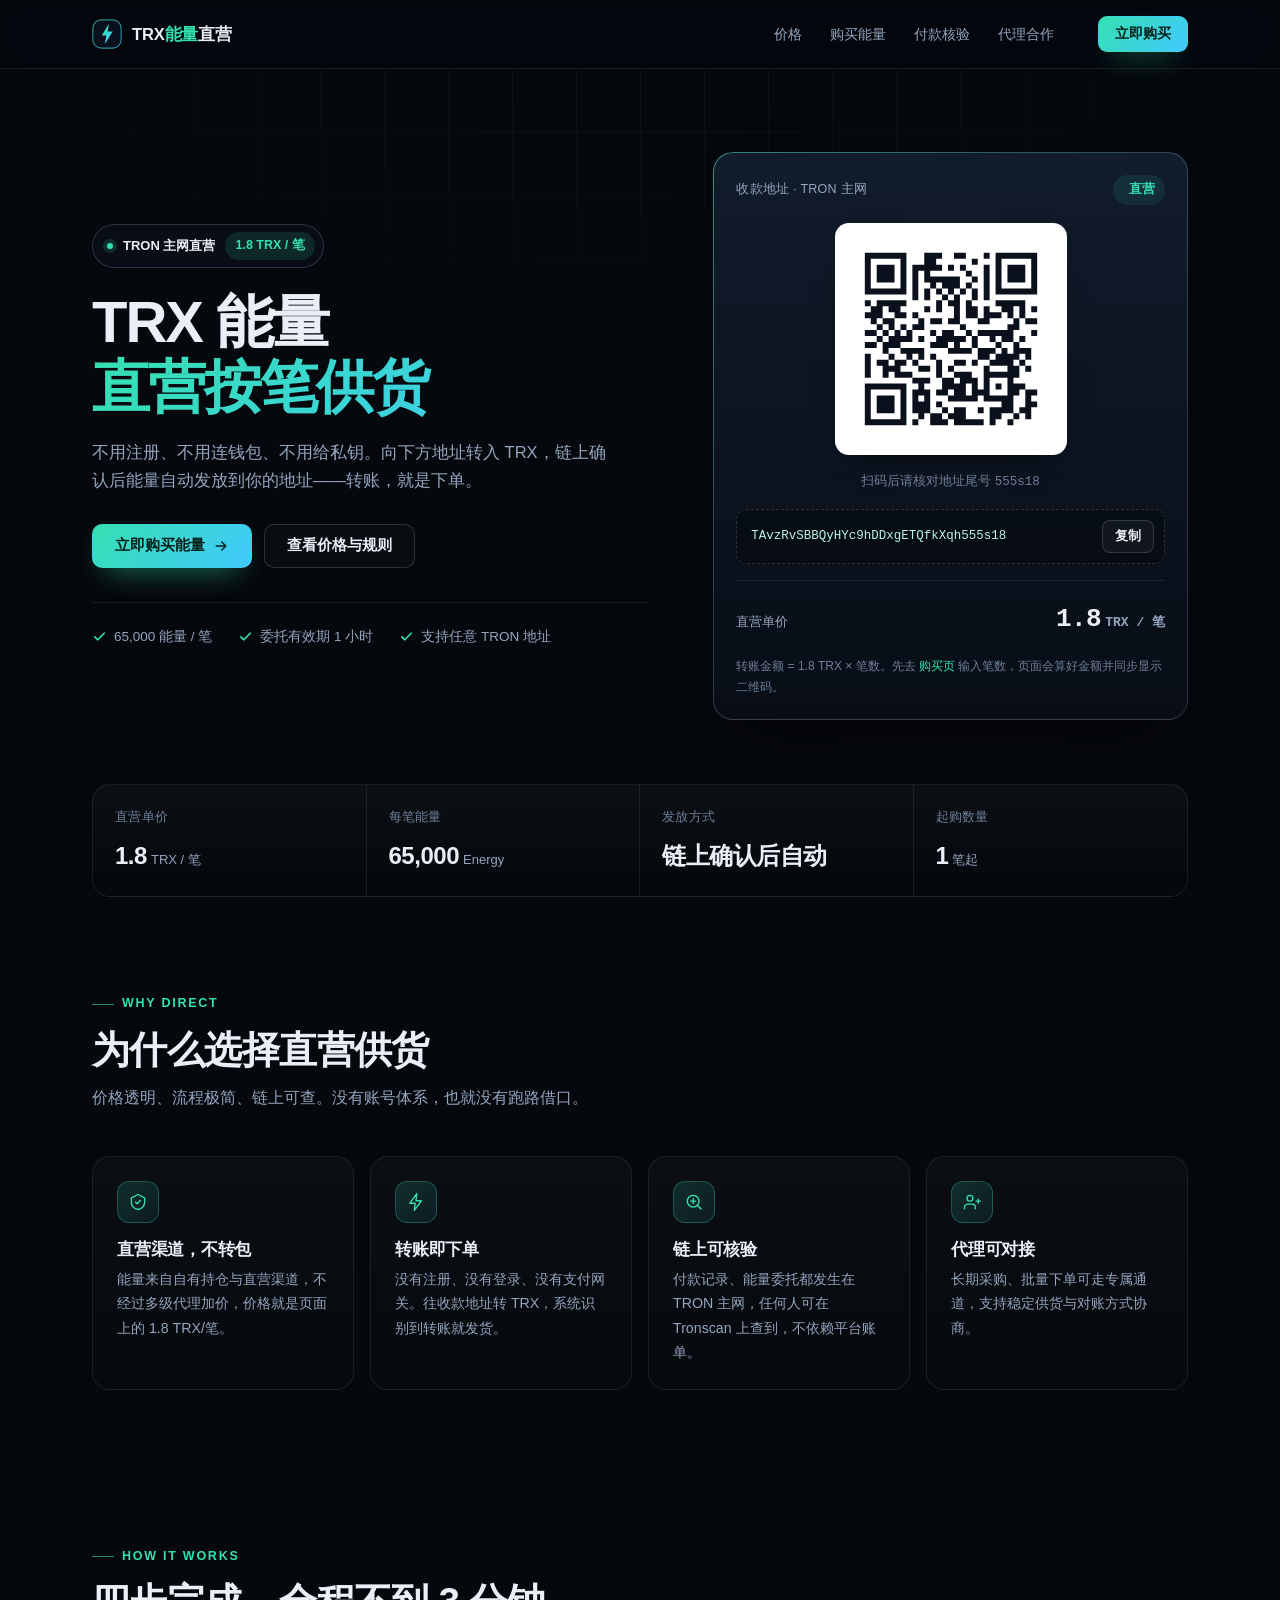
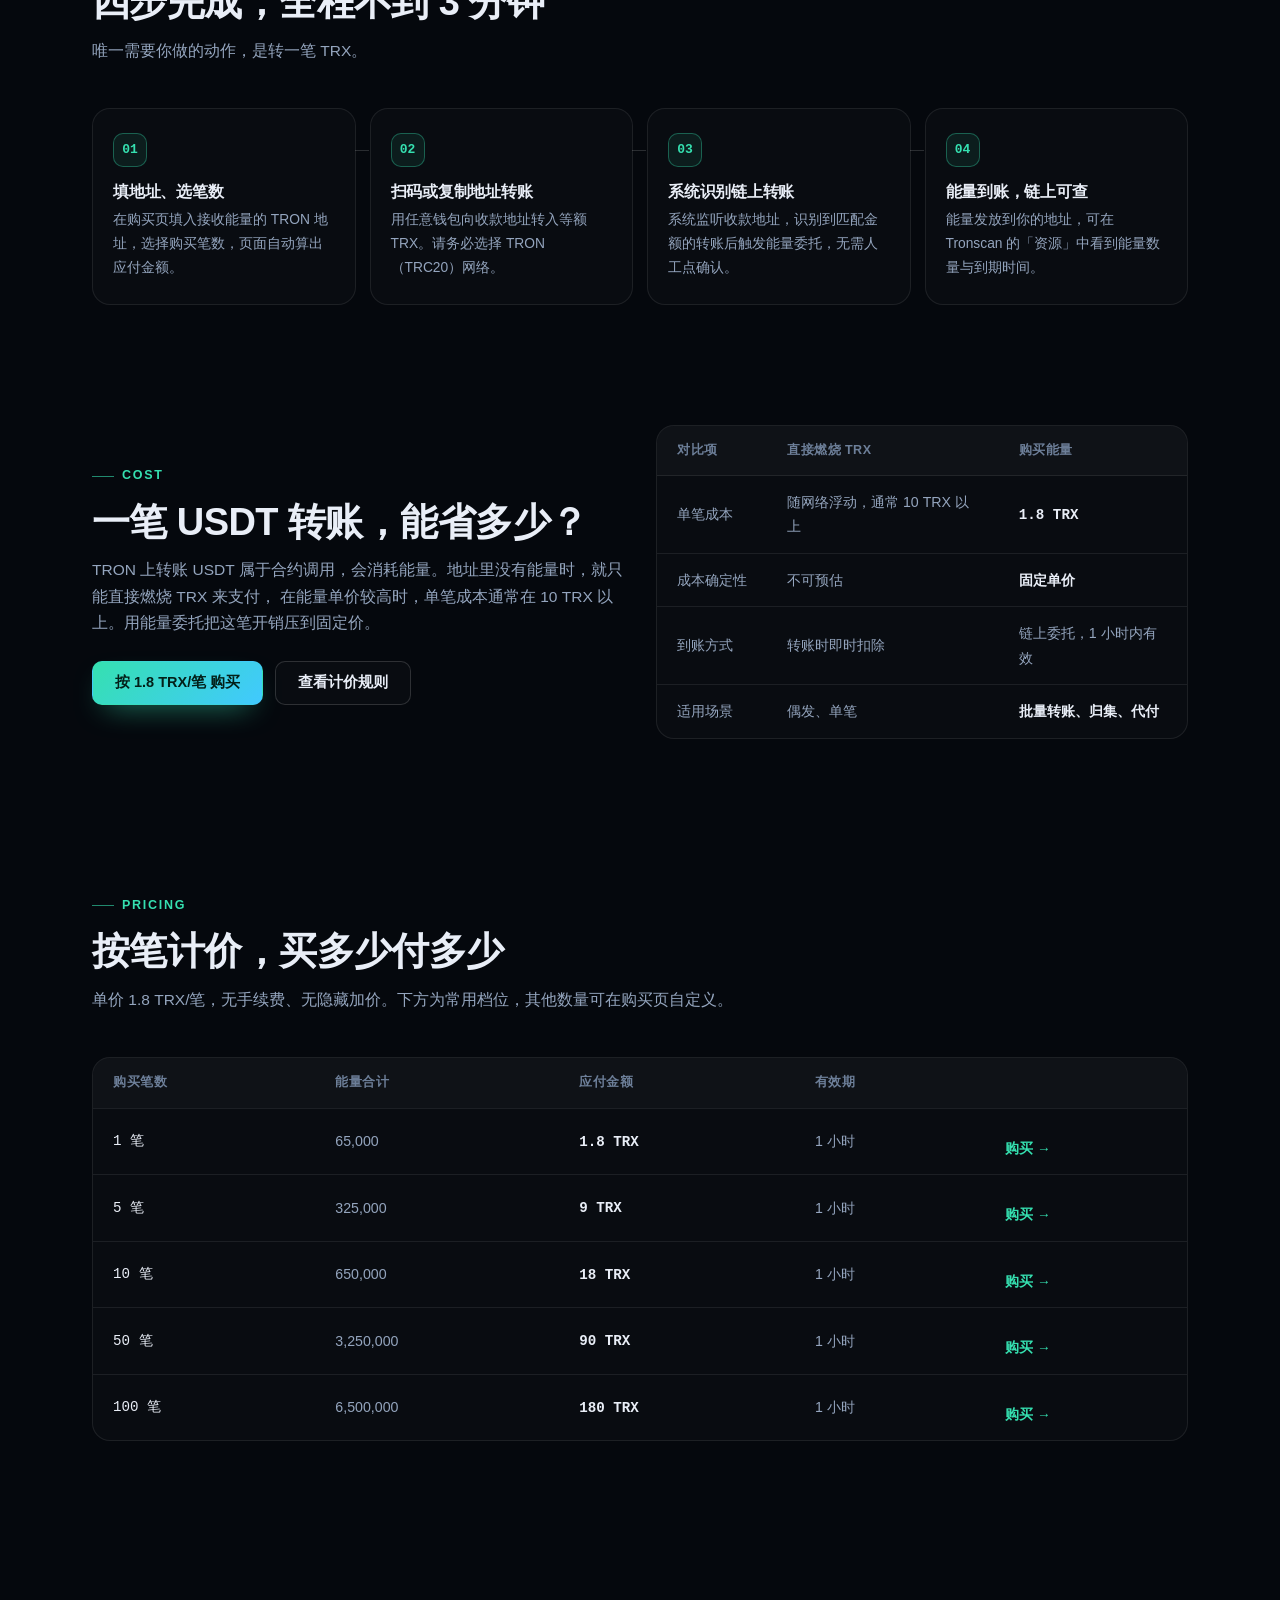
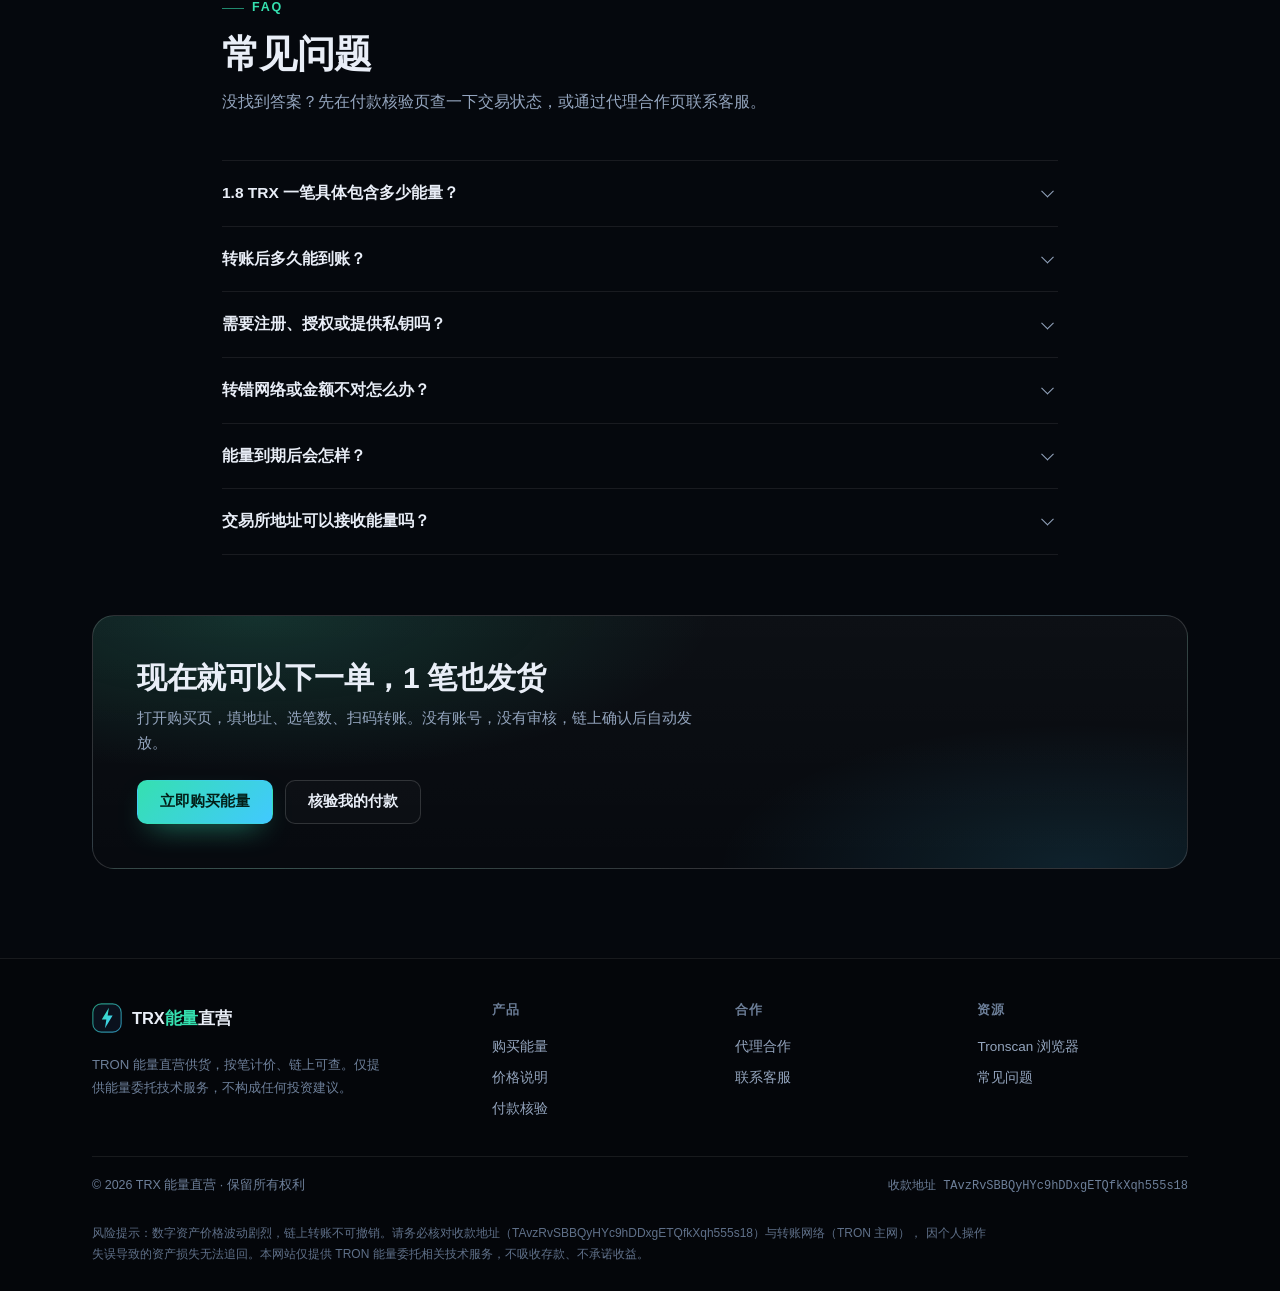
<file: index.html>
<!DOCTYPE html>
<html lang="zh-CN">
<head>
<meta charset="utf-8">
<meta name="viewport" content="width=device-width, initial-scale=1">
<meta name="google-site-verification" content="pvaVBHsT4jdTCKgz3gCo0vtW3uDTCIu-MxubmEPdJxM">
<title>TRX 能量直营｜1.8 TRX/笔，转账即下单，链上自动发放</title>
<meta name="description" content="TRON 能量直营供货，1.8 TRX/笔。无需注册，向指定地址转入 TRX 即完成下单，链上确认后能量自动发放到你的地址。查看价格、流程与代理合作。">
<link rel="canonical" href="https://your-domain.com/">
<meta name="theme-color" content="#05080d">
<meta name="robots" content="index,follow">

<meta property="og:type" content="website">
<meta property="og:site_name" content="TRX 能量直营">
<meta property="og:locale" content="zh_CN">
<meta property="og:title" content="TRX 能量直营｜1.8 TRX/笔，转账即下单">
<meta property="og:description" content="无需注册，向指定地址转入 TRX 即完成下单，链上确认后能量自动发放。">
<meta property="og:url" content="https://your-domain.com/">
<meta property="og:image" content="https://your-domain.com/assets/img/og.png">
<meta property="og:image:width" content="1200">
<meta property="og:image:height" content="630">
<meta name="twitter:card" content="summary_large_image">
<meta name="twitter:title" content="TRX 能量直营｜1.8 TRX/笔，转账即下单">
<meta name="twitter:description" content="无需注册，向指定地址转入 TRX 即完成下单，链上确认后能量自动发放。">
<meta name="twitter:image" content="https://your-domain.com/assets/img/og.png">

<link rel="icon" href="/assets/img/favicon.svg" type="image/svg+xml">
<link rel="apple-touch-icon" href="/assets/img/apple-touch-icon.png">
<link rel="manifest" href="/site.webmanifest">
<link rel="stylesheet" href="/assets/css/site.css">

<script type="application/ld+json">
{
  "@context": "https://schema.org",
  "@graph": [
    {
      "@type": "Organization",
      "@id": "https://your-domain.com/#org",
      "name": "TRX 能量直营",
      "url": "https://your-domain.com/",
      "logo": "https://your-domain.com/assets/img/icon-512.png",
      "description": "TRON 能量直营供货，按笔计价，链上转账自动识别与发放。"
    },
    {
      "@type": "WebSite",
      "@id": "https://your-domain.com/#website",
      "url": "https://your-domain.com/",
      "name": "TRX 能量直营",
      "inLanguage": "zh-CN",
      "publisher": { "@id": "https://your-domain.com/#org" }
    },
    {
      "@type": "Service",
      "name": "TRX 能量直营供货",
      "serviceType": "TRON 能量委托",
      "provider": { "@id": "https://your-domain.com/#org" },
      "areaServed": "Global",
      "offers": {
        "@type": "Offer",
        "price": "1.8",
        "priceCurrency": "TRX",
        "description": "每个计价单位（笔）1.8 TRX，含 65,000 能量，委托有效期 1 小时。"
      }
    },
    {
      "@type": "FAQPage",
      "mainEntity": [
        {
          "@type": "Question",
          "name": "1.8 TRX 一笔具体包含多少能量？",
          "acceptedAnswer": { "@type": "Answer", "text": "1 笔 = 65,000 能量，委托有效期 1 小时。按当前 TRON 网络参数，65,000 能量约可完成 1 次 USDT 转账而无需额外燃烧 TRX。" }
        },
        {
          "@type": "Question",
          "name": "转账后多久能到账？",
          "acceptedAnswer": { "@type": "Answer", "text": "TRON 区块确认通常在 1 分钟内完成，系统识别到链上转账后即发起能量委托，一般在 1–3 分钟内到账。可在付款核验页查询交易状态。" }
        },
        {
          "@type": "Question",
          "name": "需要注册、授权或提供私钥吗？",
          "acceptedAnswer": { "@type": "Answer", "text": "不需要。整个过程只有一次链上转账，不需要注册账号、不需要连接钱包、更不需要提供私钥或助记词。" }
        },
        {
          "@type": "Question",
          "name": "转错网络或金额不对怎么办？",
          "acceptedAnswer": { "@type": "Answer", "text": "本服务只接受 TRON 主网 TRX。转错网络、金额与订单不符的转账无法自动履约，请联系客服并提供交易哈希，进入人工处理。" }
        }
      ]
    }
  ]
}
</script>
</head>
<body>
<a class="skip-link" href="#main">跳到主要内容</a>

<header class="site-header">
  <div class="container header-inner">
    <a class="brand" href="/" aria-label="TRX 能量直营 首页">
      <svg class="brand-mark" viewBox="0 0 32 32" aria-hidden="true" focusable="false">
        <defs>
          <linearGradient id="brandGrad" x1="0" y1="0" x2="1" y2="1">
            <stop stop-color="#35e0b0"/><stop offset="1" stop-color="#41c9ff"/>
          </linearGradient>
        </defs>
        <rect x="0.9" y="0.9" width="30.2" height="30.2" rx="9" fill="#0a111d" stroke="url(#brandGrad)" stroke-opacity=".65" stroke-width="1.2"/>
        <path d="M18 5 10.4 17.6h4.9L13.8 27 22 13.2h-5.3z" fill="url(#brandGrad)"/>
      </svg>
      <span>TRX<b>能量</b>直营</span>
    </a>

    <button class="nav-toggle" type="button" aria-expanded="false" aria-controls="siteNav" aria-label="展开导航菜单">
      <span></span><span></span><span></span>
    </button>

    <nav class="site-nav" id="siteNav" aria-label="主导航">
      <a href="/pricing">价格</a>
      <a href="/buy-energy">购买能量</a>
      <a href="/verify">付款核验</a>
      <a href="/agents">代理合作</a>
    </nav>

    <a class="btn btn-primary btn-sm header-cta" href="/buy-energy">立即购买</a>
  </div>
</header>

<main id="main">

  <!-- Hero -->
  <section class="hero">
    <div class="container hero-grid">
      <div data-reveal>
        <div class="hero-badge">
          <span class="dot" aria-hidden="true"></span>
          <strong>TRON 主网直营</strong>
          <span class="tag">1.8 TRX / 笔</span>
        </div>

        <h1>
          <span class="line">TRX 能量</span>
          <span class="line grad-text">直营按笔供货</span>
        </h1>

        <p class="hero-lede">
          不用注册、不用连钱包、不用给私钥。向下方地址转入 TRX，链上确认后能量自动发放到你的地址——转账，就是下单。
        </p>

        <div class="hero-actions">
          <a class="btn btn-primary" href="/buy-energy">
            立即购买能量
            <svg class="ico" viewBox="0 0 20 20" fill="none" aria-hidden="true"><path d="M4 10h11M11 5l5 5-5 5" stroke="currentColor" stroke-width="1.7" stroke-linecap="round" stroke-linejoin="round"/></svg>
          </a>
          <a class="btn btn-ghost" href="/pricing">查看价格与规则</a>
        </div>

        <div class="hero-facts">
          <span>
            <svg viewBox="0 0 16 16" fill="none" aria-hidden="true"><path d="M3 8.5 6.2 11.5 13 4.5" stroke="currentColor" stroke-width="1.8" stroke-linecap="round" stroke-linejoin="round"/></svg>
            65,000 能量 / 笔
          </span>
          <span>
            <svg viewBox="0 0 16 16" fill="none" aria-hidden="true"><path d="M3 8.5 6.2 11.5 13 4.5" stroke="currentColor" stroke-width="1.8" stroke-linecap="round" stroke-linejoin="round"/></svg>
            委托有效期 1 小时
          </span>
          <span>
            <svg viewBox="0 0 16 16" fill="none" aria-hidden="true"><path d="M3 8.5 6.2 11.5 13 4.5" stroke="currentColor" stroke-width="1.8" stroke-linecap="round" stroke-linejoin="round"/></svg>
            支持任意 TRON 地址
          </span>
        </div>
      </div>

      <aside class="pay-card" aria-label="收款信息" data-reveal>
        <div class="pay-card-top">
          <span>收款地址 · TRON 主网</span>
          <span class="pill"><span class="dot" aria-hidden="true"></span>直营</span>
        </div>

        <div class="qr-frame">
          <img src="/assets/img/qr-pay.svg" width="208" height="208" alt="TRON 收款地址二维码，扫码即可转账" loading="eager" decoding="async">
        </div>
        <p class="qr-caption">扫码后请核对地址尾号 <span class="mono">555s18</span></p>

        <div class="addr-field">
          <code>TAvzRvSBBQyHYc9hDDxgETQfkXqh555s18</code>
          <button class="copy-btn" type="button" data-copy="addr" data-copy-msg="收款地址已复制">复制</button>
        </div>

        <div class="pay-amount">
          <span class="k">直营单价</span>
          <span class="v">1.8<small>TRX / 笔</small></span>
        </div>

        <p class="pay-card-note">
          转账金额 = 1.8 TRX × 笔数。先去 <a href="/buy-energy" style="color:var(--mint)">购买页</a> 输入笔数，页面会算好金额并同步显示二维码。
        </p>
      </aside>
    </div>
  </section>

  <!-- 数据条 -->
  <section class="container">
    <div class="stats" data-reveal>
      <div class="stat">
        <div class="k">直营单价</div>
        <div class="v">1.8<small>TRX / 笔</small></div>
      </div>
      <div class="stat">
        <div class="k">每笔能量</div>
        <div class="v">65,000<small>Energy</small></div>
      </div>
      <div class="stat">
        <div class="k">发放方式</div>
        <div class="v">链上确认后自动</div>
      </div>
      <div class="stat">
        <div class="k">起购数量</div>
        <div class="v">1<small>笔起</small></div>
      </div>
    </div>
  </section>

  <!-- 优势 -->
  <section class="section">
    <div class="container">
      <div class="section-head" data-reveal>
        <span class="eyebrow">Why direct</span>
        <h2 class="section-title">为什么选择直营供货</h2>
        <p class="section-sub">价格透明、流程极简、链上可查。没有账号体系，也就没有跑路借口。</p>
      </div>

      <div class="grid grid-4">
        <article class="card" data-reveal>
          <div class="ico" aria-hidden="true">
            <svg viewBox="0 0 24 24" fill="none"><path d="M12 3 4 7v5c0 5 3.4 8 8 9 4.6-1 8-4 8-9V7l-8-4Z" stroke="currentColor" stroke-width="1.6" stroke-linejoin="round"/><path d="m9 12 2 2 4-4" stroke="currentColor" stroke-width="1.6" stroke-linecap="round" stroke-linejoin="round"/></svg>
          </div>
          <h3>直营渠道，不转包</h3>
          <p>能量来自自有持仓与直营渠道，不经过多级代理加价，价格就是页面上的 1.8 TRX/笔。</p>
        </article>

        <article class="card" data-reveal>
          <div class="ico" aria-hidden="true">
            <svg viewBox="0 0 24 24" fill="none"><path d="M13 2 4.5 13.5H11L10 22l8.5-11.5H12L13 2Z" stroke="currentColor" stroke-width="1.6" stroke-linejoin="round"/></svg>
          </div>
          <h3>转账即下单</h3>
          <p>没有注册、没有登录、没有支付网关。往收款地址转 TRX，系统识别到转账就发货。</p>
        </article>

        <article class="card" data-reveal>
          <div class="ico" aria-hidden="true">
            <svg viewBox="0 0 24 24" fill="none"><circle cx="11" cy="11" r="7" stroke="currentColor" stroke-width="1.6"/><path d="m16.5 16.5 4 4" stroke="currentColor" stroke-width="1.6" stroke-linecap="round"/><path d="M8 11h6M11 8v6" stroke="currentColor" stroke-width="1.6" stroke-linecap="round"/></svg>
          </div>
          <h3>链上可核验</h3>
          <p>付款记录、能量委托都发生在 TRON 主网，任何人可在 Tronscan 上查到，不依赖平台账单。</p>
        </article>

        <article class="card" data-reveal>
          <div class="ico" aria-hidden="true">
            <svg viewBox="0 0 24 24" fill="none"><path d="M16 20v-1.5a4 4 0 0 0-4-4H7a4 4 0 0 0-4 4V20" stroke="currentColor" stroke-width="1.6" stroke-linecap="round"/><circle cx="9.5" cy="7.5" r="3.5" stroke="currentColor" stroke-width="1.6"/><path d="M17 11h5M19.5 8.5v5" stroke="currentColor" stroke-width="1.6" stroke-linecap="round"/></svg>
          </div>
          <h3>代理可对接</h3>
          <p>长期采购、批量下单可走专属通道，支持稳定供货与对账方式协商。</p>
        </article>
      </div>
    </div>
  </section>

  <!-- 流程 -->
  <section class="section section-tight">
    <div class="container">
      <div class="section-head" data-reveal>
        <span class="eyebrow">How it works</span>
        <h2 class="section-title">四步完成，全程不到 3 分钟</h2>
        <p class="section-sub">唯一需要你做的动作，是转一笔 TRX。</p>
      </div>

      <ol class="steps">
        <li class="step" data-reveal>
          <span class="step-num">01</span>
          <h3>填地址、选笔数</h3>
          <p>在购买页填入接收能量的 TRON 地址，选择购买笔数，页面自动算出应付金额。</p>
        </li>
        <li class="step" data-reveal>
          <span class="step-num">02</span>
          <h3>扫码或复制地址转账</h3>
          <p>用任意钱包向收款地址转入等额 TRX。请务必选择 TRON（TRC20）网络。</p>
        </li>
        <li class="step" data-reveal>
          <span class="step-num">03</span>
          <h3>系统识别链上转账</h3>
          <p>系统监听收款地址，识别到匹配金额的转账后触发能量委托，无需人工点确认。</p>
        </li>
        <li class="step" data-reveal>
          <span class="step-num">04</span>
          <h3>能量到账，链上可查</h3>
          <p>能量发放到你的地址，可在 Tronscan 的「资源」中看到能量数量与到期时间。</p>
        </li>
      </ol>
    </div>
  </section>

  <!-- 成本对比 -->
  <section class="section section-tight">
    <div class="container">
      <div class="grid grid-2" style="align-items:center;gap:32px">
        <div data-reveal>
          <span class="eyebrow">Cost</span>
          <h2 class="section-title">一笔 USDT 转账，能省多少？</h2>
          <p class="section-sub">
            TRON 上转账 USDT 属于合约调用，会消耗能量。地址里没有能量时，就只能直接燃烧 TRX 来支付，
            在能量单价较高时，单笔成本通常在 10 TRX 以上。用能量委托把这笔开销压到固定价。
          </p>
          <div style="margin-top:24px;display:flex;gap:12px;flex-wrap:wrap">
            <a class="btn btn-primary" href="/buy-energy">按 1.8 TRX/笔 购买</a>
            <a class="btn btn-ghost" href="/pricing">查看计价规则</a>
          </div>
        </div>

        <div class="table-wrap" data-reveal>
          <table>
            <thead>
              <tr><th>对比项</th><th>直接燃烧 TRX</th><th>购买能量</th></tr>
            </thead>
            <tbody>
              <tr><td>单笔成本</td><td>随网络浮动，通常 10 TRX 以上</td><td><strong class="num">1.8 TRX</strong></td></tr>
              <tr><td>成本确定性</td><td>不可预估</td><td><strong>固定单价</strong></td></tr>
              <tr><td>到账方式</td><td>转账时即时扣除</td><td>链上委托，1 小时内有效</td></tr>
              <tr><td>适用场景</td><td>偶发、单笔</td><td><strong>批量转账、归集、代付</strong></td></tr>
            </tbody>
          </table>
        </div>
      </div>
    </div>
  </section>

  <!-- 价格表 -->
  <section class="section">
    <div class="container">
      <div class="section-head" data-reveal>
        <span class="eyebrow">Pricing</span>
        <h2 class="section-title">按笔计价，买多少付多少</h2>
        <p class="section-sub">单价 1.8 TRX/笔，无手续费、无隐藏加价。下方为常用档位，其他数量可在购买页自定义。</p>
      </div>

      <div class="table-wrap" data-reveal>
        <table>
          <thead>
            <tr><th>购买笔数</th><th>能量合计</th><th>应付金额</th><th>有效期</th><th></th></tr>
          </thead>
          <tbody>
            <tr><td class="num">1 笔</td><td>65,000</td><td><strong class="num">1.8 TRX</strong></td><td>1 小时</td><td><a class="card-link" href="/buy-energy">购买 →</a></td></tr>
            <tr><td class="num">5 笔</td><td>325,000</td><td><strong class="num">9 TRX</strong></td><td>1 小时</td><td><a class="card-link" href="/buy-energy">购买 →</a></td></tr>
            <tr><td class="num">10 笔</td><td>650,000</td><td><strong class="num">18 TRX</strong></td><td>1 小时</td><td><a class="card-link" href="/buy-energy">购买 →</a></td></tr>
            <tr><td class="num">50 笔</td><td>3,250,000</td><td><strong class="num">90 TRX</strong></td><td>1 小时</td><td><a class="card-link" href="/buy-energy">购买 →</a></td></tr>
            <tr><td class="num">100 笔</td><td>6,500,000</td><td><strong class="num">180 TRX</strong></td><td>1 小时</td><td><a class="card-link" href="/buy-energy">购买 →</a></td></tr>
          </tbody>
        </table>
      </div>
    </div>
  </section>

  <!-- FAQ -->
  <section class="section section-tight" id="faq">
    <div class="container container-narrow">
      <div class="section-head" data-reveal>
        <span class="eyebrow">FAQ</span>
        <h2 class="section-title">常见问题</h2>
        <p class="section-sub">没找到答案？先在付款核验页查一下交易状态，或通过代理合作页联系客服。</p>
      </div>

      <div class="faq" data-reveal>
        <details>
          <summary>1.8 TRX 一笔具体包含多少能量？</summary>
          <div class="answer">1 笔 = 65,000 能量，委托有效期 1 小时。按当前 TRON 网络参数，65,000 能量约可完成 1 次 USDT 转账而无需额外燃烧 TRX。</div>
        </details>
        <details>
          <summary>转账后多久能到账？</summary>
          <div class="answer">TRON 区块确认通常在 1 分钟内完成，系统识别到转账后即发起能量委托，一般 1–3 分钟内到账。可在 <a href="/verify" style="color:var(--mint)">付款核验</a> 页输入交易哈希查看链上状态。</div>
        </details>
        <details>
          <summary>需要注册、授权或提供私钥吗？</summary>
          <div class="answer">不需要。整个过程只有一次链上转账：不注册账号、不连接钱包、不签名授权、更不需要私钥或助记词。任何索要私钥的都是骗子。</div>
        </details>
        <details>
          <summary>转错网络或金额不对怎么办？</summary>
          <div class="answer">本服务只接受 TRON 主网 TRX。转错网络、金额与订单不符的转账无法自动履约，请保留交易哈希联系客服，进入人工处理。</div>
        </details>
        <details>
          <summary>能量到期后会怎样？</summary>
          <div class="answer">能量在委托到期后自动回收，地址恢复为普通状态，不影响 TRX 余额。需要再转账时重新购买即可。</div>
        </details>
        <details>
          <summary>交易所地址可以接收能量吗？</summary>
          <div class="answer">部分交易所钱包不支持外部能量委托，充错地址可能导致能量无效。建议使用自持钱包地址；使用交易所地址前请先确认其支持。</div>
        </details>
      </div>
    </div>
  </section>

  <!-- CTA -->
  <section class="container">
    <div class="cta-band" data-reveal>
      <h2>现在就可以下一单，1 笔也发货</h2>
      <p>打开购买页，填地址、选笔数、扫码转账。没有账号，没有审核，链上确认后自动发放。</p>
      <div class="actions">
        <a class="btn btn-primary" href="/buy-energy">立即购买能量</a>
        <a class="btn btn-ghost" href="/verify">核验我的付款</a>
      </div>
    </div>
  </section>

</main>

<footer class="site-footer">
  <div class="container">
    <div class="footer-grid">
      <div class="footer-brand">
        <a class="brand" href="/">
          <svg class="brand-mark" viewBox="0 0 32 32" aria-hidden="true">
            <defs>
              <linearGradient id="brandGradFooter" x1="0" y1="0" x2="1" y2="1">
                <stop stop-color="#35e0b0"/><stop offset="1" stop-color="#41c9ff"/>
              </linearGradient>
            </defs>
            <rect x="0.9" y="0.9" width="30.2" height="30.2" rx="9" fill="#0a111d" stroke="url(#brandGradFooter)" stroke-opacity=".65" stroke-width="1.2"/>
            <path d="M18 5 10.4 17.6h4.9L13.8 27 22 13.2h-5.3z" fill="url(#brandGradFooter)"/>
          </svg>
          <span>TRX<b>能量</b>直营</span>
        </a>
        <p>TRON 能量直营供货，按笔计价、链上可查。仅提供能量委托技术服务，不构成任何投资建议。</p>
      </div>

      <div class="footer-col">
        <h4>产品</h4>
        <a href="/buy-energy">购买能量</a>
        <a href="/pricing">价格说明</a>
        <a href="/verify">付款核验</a>
      </div>

      <div class="footer-col">
        <h4>合作</h4>
        <a href="/agents">代理合作</a>
        <a href="/agents#contact">联系客服</a>
      </div>

      <div class="footer-col">
        <h4>资源</h4>
        <a href="https://tronscan.org" rel="noopener noreferrer nofollow" target="_blank">Tronscan 浏览器</a>
        <a href="/#faq">常见问题</a>
      </div>
    </div>

    <div class="footer-bottom">
      <span>© <span data-year>2026</span> TRX 能量直营 · 保留所有权利</span>
      <span class="mono" style="font-size:12px">收款地址 TAvzRvSBBQyHYc9hDDxgETQfkXqh555s18</span>
    </div>

    <p class="disclaimer">
      风险提示：数字资产价格波动剧烈，链上转账不可撤销。请务必核对收款地址（TAvzRvSBBQyHYc9hDDxgETQfkXqh555s18）与转账网络（TRON 主网），
      因个人操作失误导致的资产损失无法追回。本网站仅提供 TRON 能量委托相关技术服务，不吸收存款、不承诺收益。
    </p>
  </div>
</footer>

<script src="/assets/js/config.js"></script>
<script src="/assets/js/site.js"></script>
</body>
</html>
</file>
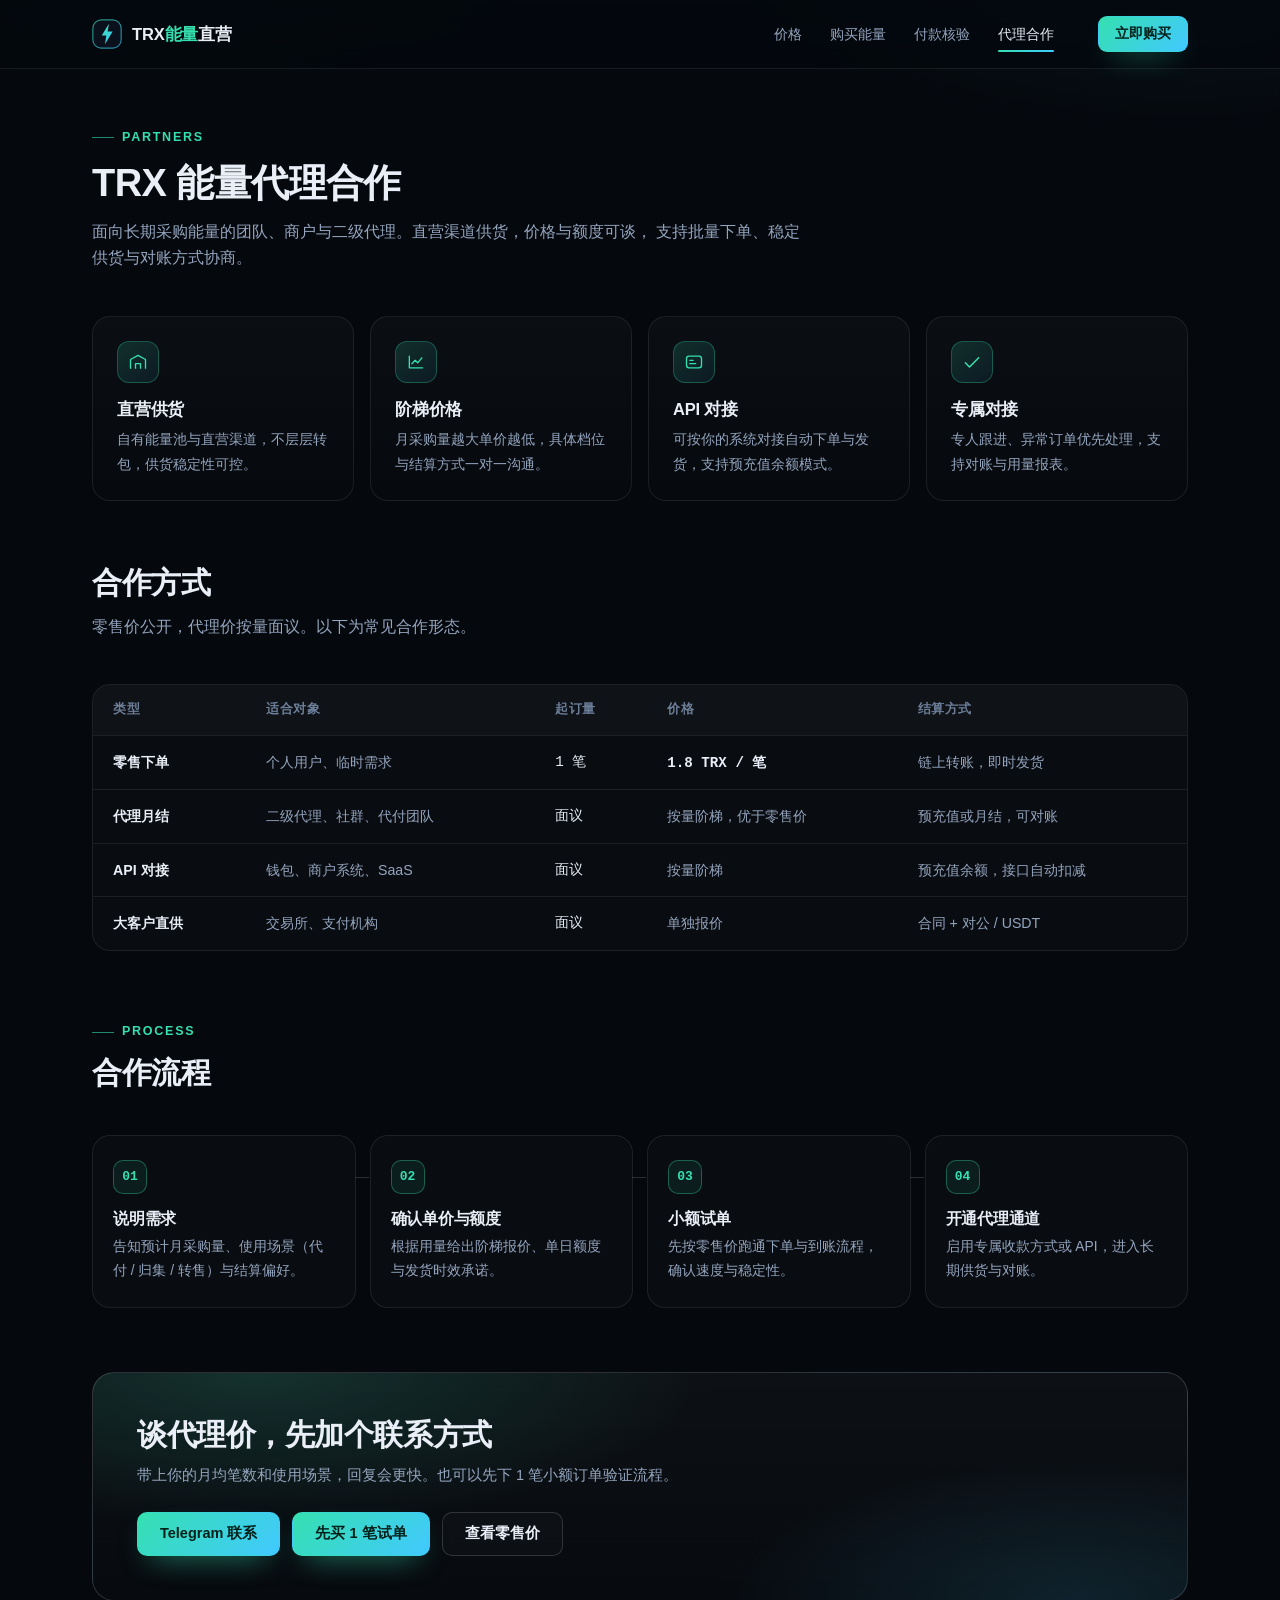
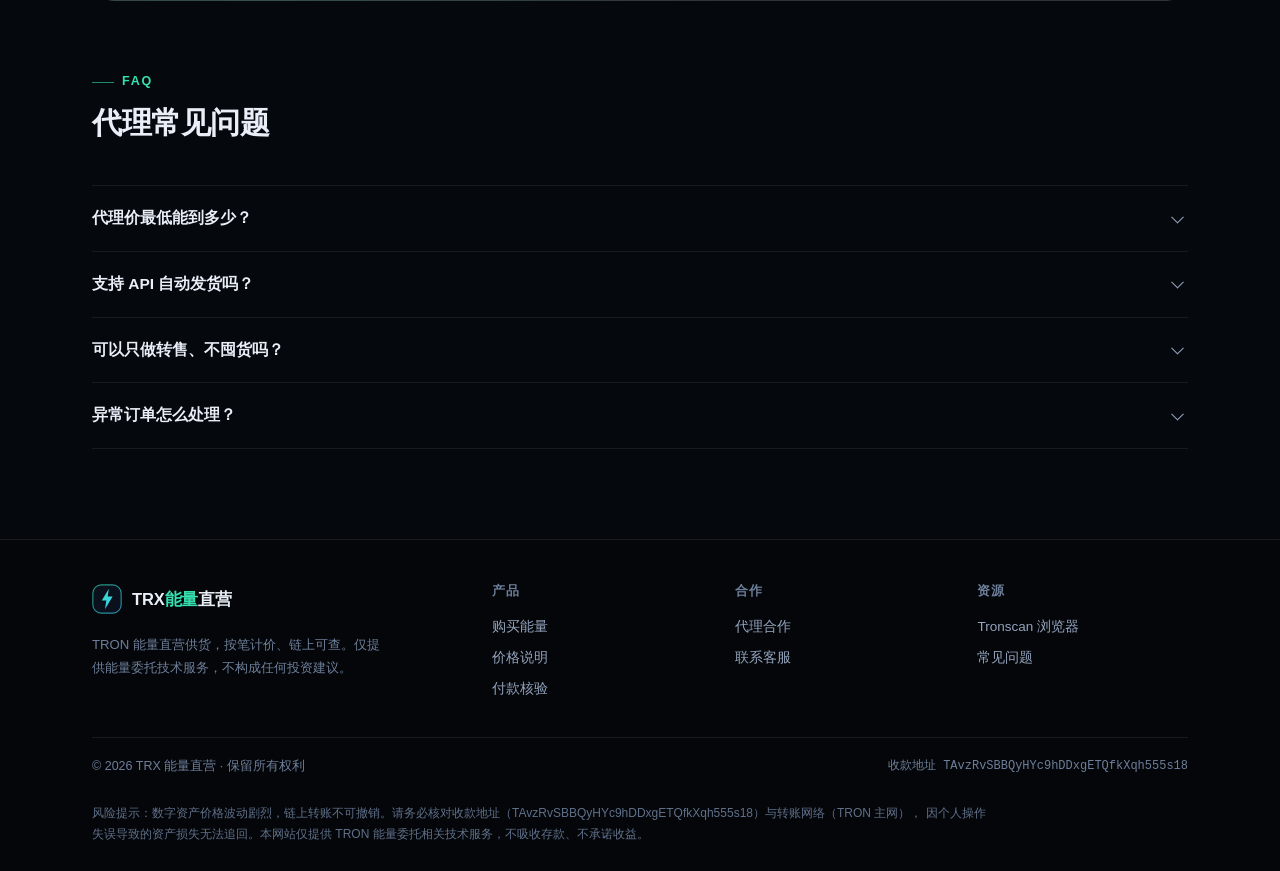
<file: agents.html>
<!DOCTYPE html>
<html lang="zh-CN">
<head>
<meta charset="utf-8">
<meta name="viewport" content="width=device-width, initial-scale=1">
<title>TRX 能量代理合作｜直营供货，批量采购与 API 对接</title>
<meta name="description" content="TRX 能量代理合作入口：直营供货、批量采购价格面议、支持稳定供货与对账方式协商，可对接 API 自动发货。">
<link rel="canonical" href="https://your-domain.com/agents">
<meta name="theme-color" content="#05080d">
<meta name="robots" content="index,follow">

<meta property="og:type" content="website">
<meta property="og:site_name" content="TRX 能量直营">
<meta property="og:locale" content="zh_CN">
<meta property="og:title" content="TRX 能量代理合作｜直营供货">
<meta property="og:description" content="批量采购、稳定供货、API 对接。直营渠道，不转包。">
<meta property="og:url" content="https://your-domain.com/agents">
<meta property="og:image" content="https://your-domain.com/assets/img/og.png">
<meta name="twitter:card" content="summary_large_image">

<link rel="icon" href="/assets/img/favicon.svg" type="image/svg+xml">
<link rel="apple-touch-icon" href="/assets/img/apple-touch-icon.png">
<link rel="manifest" href="/site.webmanifest">
<link rel="stylesheet" href="/assets/css/site.css">
</head>
<body>
<a class="skip-link" href="#main">跳到主要内容</a>

<header class="site-header">
  <div class="container header-inner">
    <a class="brand" href="/" aria-label="TRX 能量直营 首页">
      <svg class="brand-mark" viewBox="0 0 32 32" aria-hidden="true" focusable="false">
        <defs>
          <linearGradient id="brandGrad" x1="0" y1="0" x2="1" y2="1">
            <stop stop-color="#35e0b0"/><stop offset="1" stop-color="#41c9ff"/>
          </linearGradient>
        </defs>
        <rect x="0.9" y="0.9" width="30.2" height="30.2" rx="9" fill="#0a111d" stroke="url(#brandGrad)" stroke-opacity=".65" stroke-width="1.2"/>
        <path d="M18 5 10.4 17.6h4.9L13.8 27 22 13.2h-5.3z" fill="url(#brandGrad)"/>
      </svg>
      <span>TRX<b>能量</b>直营</span>
    </a>

    <button class="nav-toggle" type="button" aria-expanded="false" aria-controls="siteNav" aria-label="展开导航菜单">
      <span></span><span></span><span></span>
    </button>

    <nav class="site-nav" id="siteNav" aria-label="主导航">
      <a href="/pricing">价格</a>
      <a href="/buy-energy">购买能量</a>
      <a href="/verify">付款核验</a>
      <a href="/agents" aria-current="page">代理合作</a>
    </nav>

    <a class="btn btn-primary btn-sm header-cta" href="/buy-energy">立即购买</a>
  </div>
</header>

<main id="main">
  <section class="container" style="padding-top:clamp(30px,4vw,52px)">
    <div class="section-head" data-reveal>
      <span class="eyebrow">Partners</span>
      <h1 class="section-title">TRX 能量代理合作</h1>
      <p class="section-sub">
        面向长期采购能量的团队、商户与二级代理。直营渠道供货，价格与额度可谈，
        支持批量下单、稳定供货与对账方式协商。
      </p>
    </div>

    <div class="grid grid-4">
      <div class="card" data-reveal>
        <div class="ico" aria-hidden="true">
          <svg viewBox="0 0 24 24" fill="none"><path d="M3 20V9l9-5 9 5v11" stroke="currentColor" stroke-width="1.6" stroke-linejoin="round"/><path d="M9 20v-6h6v6" stroke="currentColor" stroke-width="1.6" stroke-linejoin="round"/></svg>
        </div>
        <h3>直营供货</h3>
        <p>自有能量池与直营渠道，不层层转包，供货稳定性可控。</p>
      </div>
      <div class="card" data-reveal>
        <div class="ico" aria-hidden="true">
          <svg viewBox="0 0 24 24" fill="none"><path d="M4 19V5M4 19h16" stroke="currentColor" stroke-width="1.6" stroke-linecap="round"/><path d="m7 14 4-4 3 3 5-6" stroke="currentColor" stroke-width="1.6" stroke-linecap="round" stroke-linejoin="round"/></svg>
        </div>
        <h3>阶梯价格</h3>
        <p>月采购量越大单价越低，具体档位与结算方式一对一沟通。</p>
      </div>
      <div class="card" data-reveal>
        <div class="ico" aria-hidden="true">
          <svg viewBox="0 0 24 24" fill="none"><rect x="3" y="5" width="18" height="14" rx="3" stroke="currentColor" stroke-width="1.6"/><path d="M7 10h4M7 14h7" stroke="currentColor" stroke-width="1.6" stroke-linecap="round"/></svg>
        </div>
        <h3>API 对接</h3>
        <p>可按你的系统对接自动下单与发货，支持预充值余额模式。</p>
      </div>
      <div class="card" data-reveal>
        <div class="ico" aria-hidden="true">
          <svg viewBox="0 0 24 24" fill="none"><path d="M20 7 9 18l-5-5" stroke="currentColor" stroke-width="1.8" stroke-linecap="round" stroke-linejoin="round"/></svg>
        </div>
        <h3>专属对接</h3>
        <p>专人跟进、异常订单优先处理，支持对账与用量报表。</p>
      </div>
    </div>

    <div class="section-head" style="margin-top:clamp(40px,6vw,64px)" data-reveal>
      <h2 class="section-title" style="font-size:clamp(22px,3vw,30px)">合作方式</h2>
      <p class="section-sub">零售价公开，代理价按量面议。以下为常见合作形态。</p>
    </div>

    <div class="table-wrap" data-reveal>
      <table>
        <thead>
          <tr><th>类型</th><th>适合对象</th><th>起订量</th><th>价格</th><th>结算方式</th></tr>
        </thead>
        <tbody>
          <tr>
            <td><strong>零售下单</strong></td>
            <td>个人用户、临时需求</td>
            <td class="num">1 笔</td>
            <td><strong class="num">1.8 TRX / 笔</strong></td>
            <td>链上转账，即时发货</td>
          </tr>
          <tr>
            <td><strong>代理月结</strong></td>
            <td>二级代理、社群、代付团队</td>
            <td class="num">面议</td>
            <td>按量阶梯，优于零售价</td>
            <td>预充值或月结，可对账</td>
          </tr>
          <tr>
            <td><strong>API 对接</strong></td>
            <td>钱包、商户系统、SaaS</td>
            <td class="num">面议</td>
            <td>按量阶梯</td>
            <td>预充值余额，接口自动扣减</td>
          </tr>
          <tr>
            <td><strong>大客户直供</strong></td>
            <td>交易所、支付机构</td>
            <td class="num">面议</td>
            <td>单独报价</td>
            <td>合同 + 对公 / USDT</td>
          </tr>
        </tbody>
      </table>
    </div>

    <div class="section-head" style="margin-top:clamp(40px,6vw,64px)" data-reveal>
      <span class="eyebrow">Process</span>
      <h2 class="section-title" style="font-size:clamp(22px,3vw,30px)">合作流程</h2>
    </div>

    <ol class="steps">
      <li class="step" data-reveal>
        <span class="step-num">01</span>
        <h3>说明需求</h3>
        <p>告知预计月采购量、使用场景（代付 / 归集 / 转售）与结算偏好。</p>
      </li>
      <li class="step" data-reveal>
        <span class="step-num">02</span>
        <h3>确认单价与额度</h3>
        <p>根据用量给出阶梯报价、单日额度与发货时效承诺。</p>
      </li>
      <li class="step" data-reveal>
        <span class="step-num">03</span>
        <h3>小额试单</h3>
        <p>先按零售价跑通下单与到账流程，确认速度与稳定性。</p>
      </li>
      <li class="step" data-reveal>
        <span class="step-num">04</span>
        <h3>开通代理通道</h3>
        <p>启用专属收款方式或 API，进入长期供货与对账。</p>
      </li>
    </ol>

    <div class="cta-band" id="contact" style="margin-top:clamp(40px,6vw,64px)" data-reveal>
      <h2>谈代理价，先加个联系方式</h2>
      <p>带上你的月均笔数和使用场景，回复会更快。也可以先下 1 笔小额订单验证流程。</p>
      <div class="actions">
        <a class="btn btn-primary" data-tg hidden>Telegram 联系</a>
        <a class="btn btn-primary" href="/buy-energy">先买 1 笔试单</a>
        <a class="btn btn-ghost" href="/pricing">查看零售价</a>
      </div>
      <p data-tg-empty style="margin-top:14px;font-size:13px;color:var(--muted-2)">
        客服通道配置中。试单与异常处理可直接在 <a href="/verify" style="color:var(--mint)">付款核验</a> 页提交交易哈希。
      </p>
    </div>

    <div class="section-head" style="margin-top:clamp(40px,6vw,64px)" data-reveal>
      <span class="eyebrow">FAQ</span>
      <h2 class="section-title" style="font-size:clamp(22px,3vw,30px)">代理常见问题</h2>
    </div>

    <div class="faq" data-reveal>
      <details>
        <summary>代理价最低能到多少？</summary>
        <div class="answer">取决于月采购量与结算方式，量越大单价越低。给出预估量后会直接报实价，不做「先交加盟费」这类操作。</div>
      </details>
      <details>
        <summary>支持 API 自动发货吗？</summary>
        <div class="answer">支持。常见形态是预充值余额 + 接口下单，接口返回委托交易哈希。具体字段与鉴权方式在对接阶段提供。</div>
      </details>
      <details>
        <summary>可以只做转售、不囤货吗？</summary>
        <div class="answer">可以。你按零售价或代理价采购，再向你的客户报价，中间差价即你的利润，无需囤能量。</div>
      </details>
      <details>
        <summary>异常订单怎么处理？</summary>
        <div class="answer">金额不符、网络错误等异常会进入人工队列，代理可批量提交交易哈希，由专人核对处理。</div>
      </details>
    </div>
  </section>
</main>

<footer class="site-footer">
  <div class="container">
    <div class="footer-grid">
      <div class="footer-brand">
        <a class="brand" href="/">
          <svg class="brand-mark" viewBox="0 0 32 32" aria-hidden="true">
            <defs>
              <linearGradient id="brandGradFooter" x1="0" y1="0" x2="1" y2="1">
                <stop stop-color="#35e0b0"/><stop offset="1" stop-color="#41c9ff"/>
              </linearGradient>
            </defs>
            <rect x="0.9" y="0.9" width="30.2" height="30.2" rx="9" fill="#0a111d" stroke="url(#brandGradFooter)" stroke-opacity=".65" stroke-width="1.2"/>
            <path d="M18 5 10.4 17.6h4.9L13.8 27 22 13.2h-5.3z" fill="url(#brandGradFooter)"/>
          </svg>
          <span>TRX<b>能量</b>直营</span>
        </a>
        <p>TRON 能量直营供货，按笔计价、链上可查。仅提供能量委托技术服务，不构成任何投资建议。</p>
      </div>
      <div class="footer-col">
        <h4>产品</h4>
        <a href="/buy-energy">购买能量</a>
        <a href="/pricing">价格说明</a>
        <a href="/verify">付款核验</a>
      </div>
      <div class="footer-col">
        <h4>合作</h4>
        <a href="/agents">代理合作</a>
        <a href="/agents#contact">联系客服</a>
      </div>
      <div class="footer-col">
        <h4>资源</h4>
        <a href="https://tronscan.org" rel="noopener noreferrer nofollow" target="_blank">Tronscan 浏览器</a>
        <a href="/#faq">常见问题</a>
      </div>
    </div>
    <div class="footer-bottom">
      <span>© <span data-year>2026</span> TRX 能量直营 · 保留所有权利</span>
      <span class="mono" style="font-size:12px">收款地址 TAvzRvSBBQyHYc9hDDxgETQfkXqh555s18</span>
    </div>
    <p class="disclaimer">
      风险提示：数字资产价格波动剧烈，链上转账不可撤销。请务必核对收款地址（TAvzRvSBBQyHYc9hDDxgETQfkXqh555s18）与转账网络（TRON 主网），
      因个人操作失误导致的资产损失无法追回。本网站仅提供 TRON 能量委托相关技术服务，不吸收存款、不承诺收益。
    </p>
  </div>
</footer>

<script src="/assets/js/config.js"></script>
<script src="/assets/js/site.js"></script>
</body>
</html>
</file>
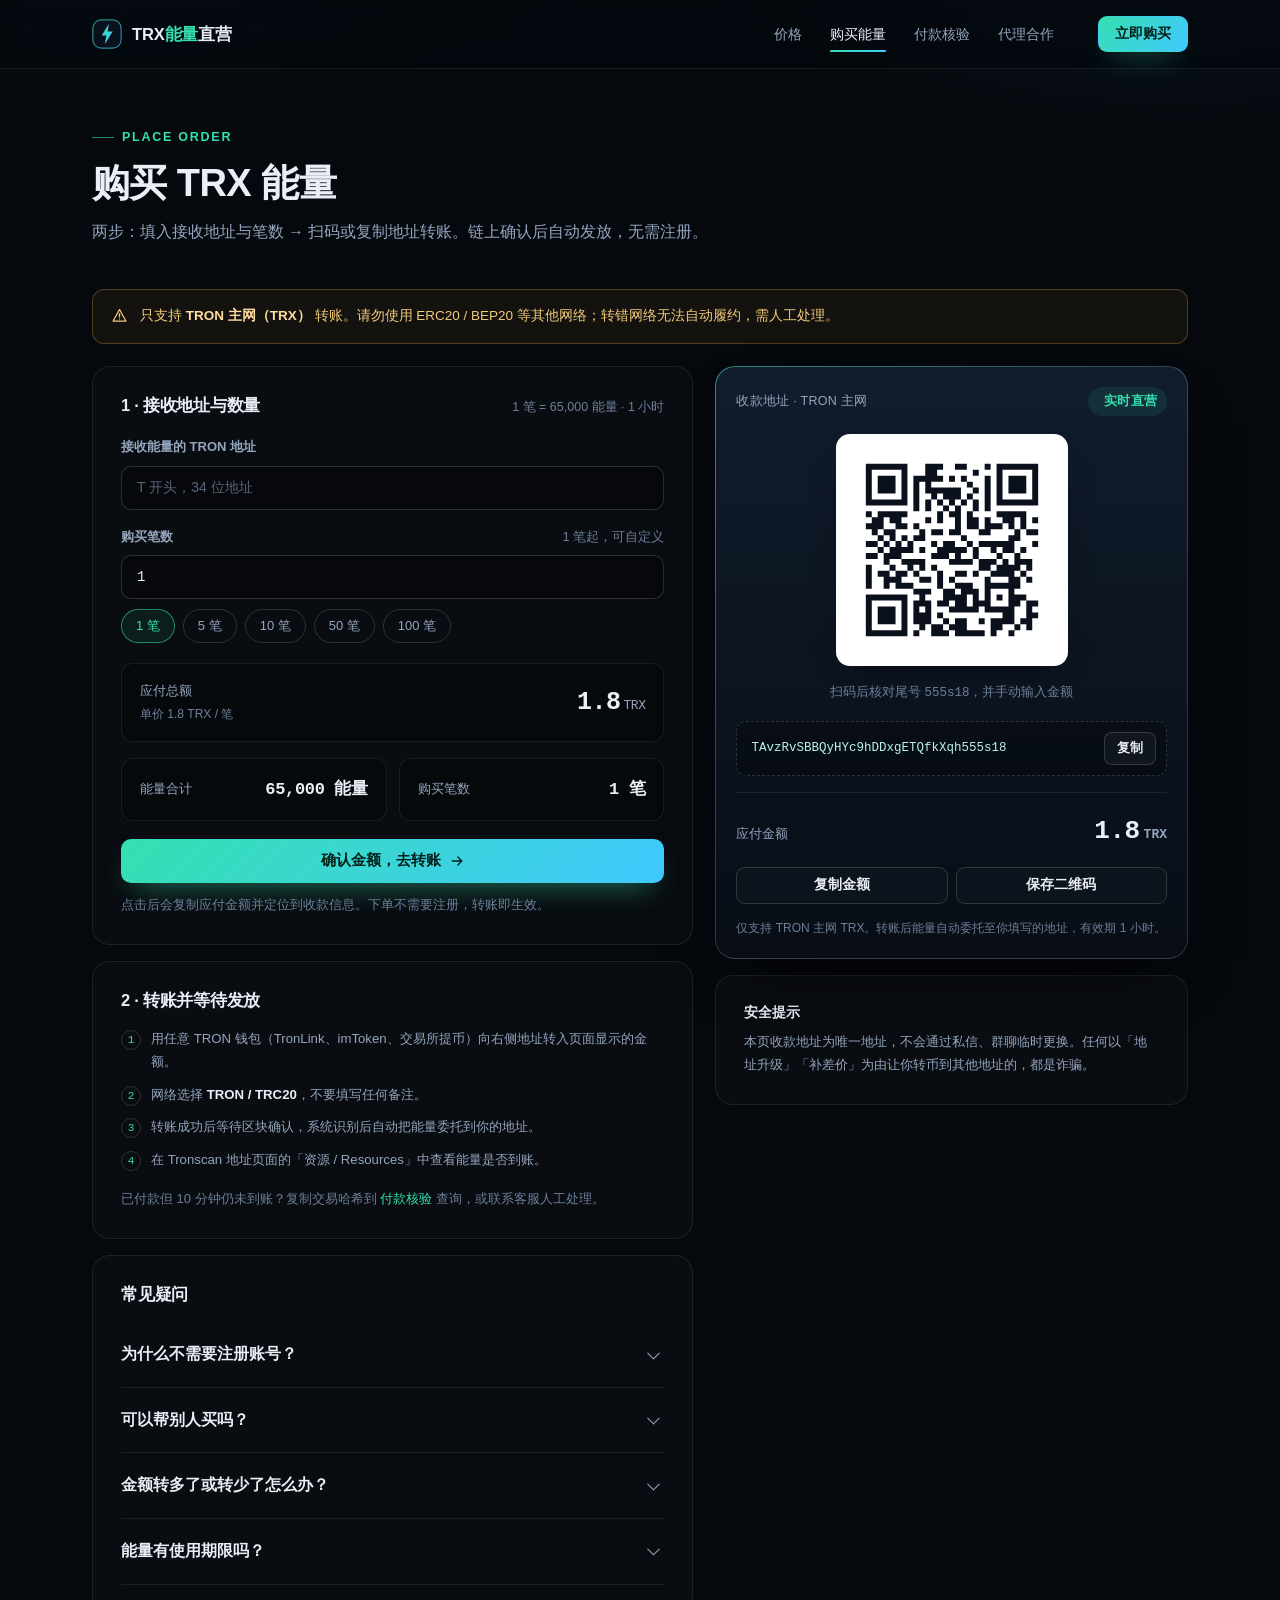
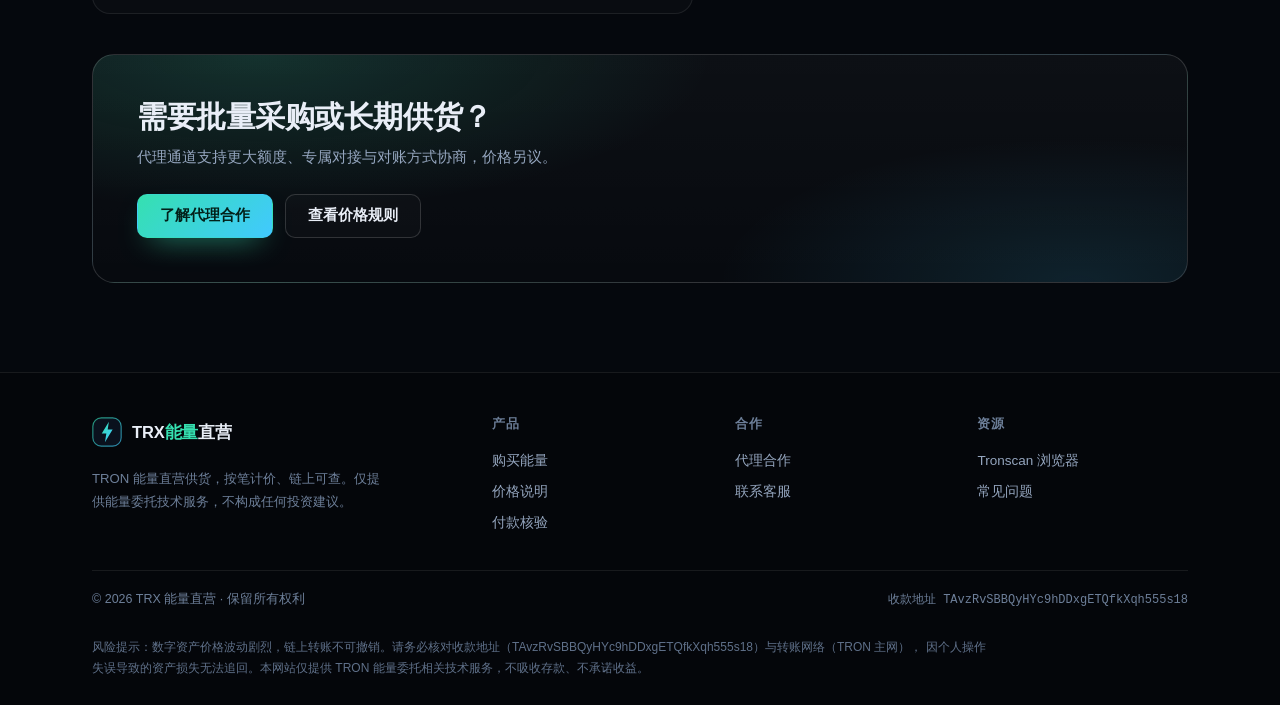
<file: buy-energy.html>
<!DOCTYPE html>
<html lang="zh-CN">
<head>
<meta charset="utf-8">
<meta name="viewport" content="width=device-width, initial-scale=1">
<title>购买 TRX 能量｜填地址选笔数，扫码转账即可下单</title>
<meta name="description" content="TRX 能量在线购买：填写接收地址与笔数，页面自动计算应付 TRX，扫码或复制地址转账，链上确认后自动发放能量，1 笔起购。">
<link rel="canonical" href="https://your-domain.com/buy-energy">
<meta name="theme-color" content="#05080d">
<meta name="robots" content="index,follow">

<meta property="og:type" content="website">
<meta property="og:site_name" content="TRX 能量直营">
<meta property="og:locale" content="zh_CN">
<meta property="og:title" content="购买 TRX 能量｜填地址选笔数，扫码转账即可下单">
<meta property="og:description" content="填写接收地址与笔数，页面自动算好应付 TRX，扫码转账即完成下单。">
<meta property="og:url" content="https://your-domain.com/buy-energy">
<meta property="og:image" content="https://your-domain.com/assets/img/og.png">
<meta name="twitter:card" content="summary_large_image">

<link rel="icon" href="/assets/img/favicon.svg" type="image/svg+xml">
<link rel="apple-touch-icon" href="/assets/img/apple-touch-icon.png">
<link rel="manifest" href="/site.webmanifest">
<link rel="stylesheet" href="/assets/css/site.css">
</head>
<body>
<a class="skip-link" href="#main">跳到主要内容</a>

<header class="site-header">
  <div class="container header-inner">
    <a class="brand" href="/" aria-label="TRX 能量直营 首页">
      <svg class="brand-mark" viewBox="0 0 32 32" aria-hidden="true" focusable="false">
        <defs>
          <linearGradient id="brandGrad" x1="0" y1="0" x2="1" y2="1">
            <stop stop-color="#35e0b0"/><stop offset="1" stop-color="#41c9ff"/>
          </linearGradient>
        </defs>
        <rect x="0.9" y="0.9" width="30.2" height="30.2" rx="9" fill="#0a111d" stroke="url(#brandGrad)" stroke-opacity=".65" stroke-width="1.2"/>
        <path d="M18 5 10.4 17.6h4.9L13.8 27 22 13.2h-5.3z" fill="url(#brandGrad)"/>
      </svg>
      <span>TRX<b>能量</b>直营</span>
    </a>

    <button class="nav-toggle" type="button" aria-expanded="false" aria-controls="siteNav" aria-label="展开导航菜单">
      <span></span><span></span><span></span>
    </button>

    <nav class="site-nav" id="siteNav" aria-label="主导航">
      <a href="/pricing">价格</a>
      <a href="/buy-energy" aria-current="page">购买能量</a>
      <a href="/verify">付款核验</a>
      <a href="/agents">代理合作</a>
    </nav>

    <a class="btn btn-primary btn-sm header-cta" href="/buy-energy">立即购买</a>
  </div>
</header>

<main id="main">
  <section class="container" style="padding-top:clamp(30px,4vw,52px)">
    <div class="section-head" data-reveal>
      <span class="eyebrow">Place order</span>
      <h1 class="section-title">购买 TRX 能量</h1>
      <p class="section-sub">两步：填入接收地址与笔数 → 扫码或复制地址转账。链上确认后自动发放，无需注册。</p>
    </div>

    <div class="notice" style="margin-bottom:22px">
      <svg viewBox="0 0 20 20" fill="none" aria-hidden="true"><path d="M10 3 2.5 16.5h15L10 3Z" stroke="currentColor" stroke-width="1.5" stroke-linejoin="round"/><path d="M10 8v3.5M10 14h.01" stroke="currentColor" stroke-width="1.6" stroke-linecap="round"/></svg>
      <span>只支持 <b>TRON 主网（TRX）</b> 转账。请勿使用 ERC20 / BEP20 等其他网络；转错网络无法自动履约，需人工处理。</span>
    </div>

    <div class="buy-layout">
      <!-- 1. 表单 -->
      <form id="buyForm" class="panel buy-form" novalidate>
        <div class="panel-head">
          <h2>1 · 接收地址与数量</h2>
          <span class="hint">1 笔 = 65,000 能量 · 1 小时</span>
        </div>

        <div class="field">
          <label for="addr">接收能量的 TRON 地址</label>
          <input class="input" id="addr" name="addr" type="text" inputmode="text" autocomplete="off" spellcheck="false"
                 placeholder="T 开头，34 位地址" aria-describedby="addrError" maxlength="42">
          <p class="field-error" id="addrError" role="alert"></p>
        </div>

        <div class="field">
          <label for="qty">购买笔数 <span class="opt">1 笔起，可自定义</span></label>
          <input class="input" id="qty" name="qty" type="text" inputmode="numeric" value="1" maxlength="6"
                 aria-describedby="qtyError">
          <div class="presets" role="group" aria-label="常用笔数">
            <button class="preset" type="button" data-qty="1" aria-pressed="true">1 笔</button>
            <button class="preset" type="button" data-qty="5" aria-pressed="false">5 笔</button>
            <button class="preset" type="button" data-qty="10" aria-pressed="false">10 笔</button>
            <button class="preset" type="button" data-qty="50" aria-pressed="false">50 笔</button>
            <button class="preset" type="button" data-qty="100" aria-pressed="false">100 笔</button>
          </div>
          <p class="field-error" id="qtyError" role="alert"></p>
        </div>

        <div class="summary-box">
          <div class="k">
            应付总额
            <span>单价 1.8 TRX / 笔</span>
          </div>
          <div class="v"><span class="js-amount" id="payAmount" data-value="1.8">1.8</span><small>TRX</small></div>
        </div>

        <div class="grid grid-2 keep-2" style="margin-top:16px;gap:12px">
          <div class="summary-box" style="margin-top:0">
            <div class="k">能量合计</div>
            <div class="v" style="font-size:17px"><span id="energyOut">65,000 能量</span></div>
          </div>
          <div class="summary-box" style="margin-top:0">
            <div class="k">购买笔数</div>
            <div class="v" style="font-size:17px"><span id="unitsOut">1 笔</span></div>
          </div>
        </div>

        <button class="btn btn-primary btn-block" type="submit" style="margin-top:18px">
          确认金额，去转账
          <svg class="ico" viewBox="0 0 20 20" fill="none" aria-hidden="true"><path d="M4 10h11M11 5l5 5-5 5" stroke="currentColor" stroke-width="1.7" stroke-linecap="round" stroke-linejoin="round"/></svg>
        </button>
        <p style="margin-top:12px;font-size:12.5px;color:var(--muted-2)">
          点击后会复制应付金额并定位到收款信息。下单不需要注册，转账即生效。
        </p>
      </form>

      <!-- 2. 收款卡片 -->
      <aside class="buy-aside" id="paySection" aria-label="收款信息">
        <div class="pay-card">
          <div class="pay-card-top">
            <span>收款地址 · TRON 主网</span>
            <span class="pill"><span class="dot" aria-hidden="true"></span>实时直营</span>
          </div>

          <div class="qr-frame">
            <img src="/assets/img/qr-pay.svg" width="208" height="208" alt="TRON 收款地址二维码，扫码即可转账" decoding="async">
          </div>
          <p class="qr-caption">扫码后核对尾号 <span class="mono">555s18</span>，并手动输入金额</p>

          <div class="addr-field">
            <code data-addr-text>TAvzRvSBBQyHYc9hDDxgETQfkXqh555s18</code>
            <button class="copy-btn" type="button" data-copy="addr" data-copy-msg="收款地址已复制">复制</button>
          </div>

          <div class="pay-amount">
            <span class="k">应付金额</span>
            <span class="v"><span class="js-amount" id="payAmountSide" data-value="1.8">1.8</span><small>TRX</small></span>
          </div>

          <div style="display:flex;gap:8px;margin-top:14px">
            <button class="btn btn-ghost btn-sm" type="button" style="flex:1" data-copy="amount" data-copy-msg="金额已复制">复制金额</button>
            <a class="btn btn-ghost btn-sm" href="/assets/img/qr-pay.png" download="trx-pay-qr.png" style="flex:1">保存二维码</a>
          </div>

          <p class="pay-card-note">
            仅支持 TRON 主网 TRX。转账后能量自动委托至你填写的地址，有效期 1 小时。
          </p>
        </div>

        <div class="panel" style="margin-top:16px">
          <div class="panel-head" style="margin-bottom:10px">
            <h2 style="font-size:14px">安全提示</h2>
          </div>
          <p style="font-size:13px;color:var(--muted)">
            本页收款地址为唯一地址，不会通过私信、群聊临时更换。任何以「地址升级」「补差价」为由让你转币到其他地址的，都是诈骗。
          </p>
        </div>
      </aside>

      <!-- 3. 转账说明 -->
      <div class="panel buy-steps">
        <div class="panel-head">
          <h2>2 · 转账并等待发放</h2>
        </div>
        <ul class="mini-steps">
          <li><span class="n">1</span><span>用任意 TRON 钱包（TronLink、imToken、交易所提币）向右侧地址转入页面显示的金额。</span></li>
          <li><span class="n">2</span><span>网络选择 <b style="color:var(--text)">TRON / TRC20</b>，不要填写任何备注。</span></li>
          <li><span class="n">3</span><span>转账成功后等待区块确认，系统识别后自动把能量委托到你的地址。</span></li>
          <li><span class="n">4</span><span>在 Tronscan 地址页面的「资源 / Resources」中查看能量是否到账。</span></li>
        </ul>
        <p style="margin-top:16px;font-size:13px;color:var(--muted-2)">
          已付款但 10 分钟仍未到账？复制交易哈希到 <a href="/verify" style="color:var(--mint)">付款核验</a> 查询，或联系客服人工处理。
        </p>
      </div>

      <!-- 4. FAQ -->
      <div class="panel buy-faq">
        <div class="panel-head">
          <h2>常见疑问</h2>
        </div>
        <div class="faq" style="border-top:0">
          <details>
            <summary>为什么不需要注册账号？</summary>
            <div class="answer">订单就是一笔链上转账。系统按「收款地址 + 金额 + 时间」识别付款并直接委托能量，因此不需要账号体系。</div>
          </details>
          <details>
            <summary>可以帮别人买吗？</summary>
            <div class="answer">可以。接收地址填对方的 TRON 地址即可，能量会委托到该地址。</div>
          </details>
          <details>
            <summary>金额转多了或转少了怎么办？</summary>
            <div class="answer">系统按实际到账金额折算笔数发放；若金额无法整除单价，差额部分会按笔数向下取整，余量请联系客服处理。</div>
          </details>
          <details>
            <summary>能量有使用期限吗？</summary>
            <div class="answer">有。委托有效期为 1 小时，到期自动回收，不影响地址内的 TRX 余额。</div>
          </details>
        </div>
      </div>
    </div>

    <div class="cta-band" style="margin-top:40px" data-reveal>
      <h2>需要批量采购或长期供货？</h2>
      <p>代理通道支持更大额度、专属对接与对账方式协商，价格另议。</p>
      <div class="actions">
        <a class="btn btn-primary" href="/agents">了解代理合作</a>
        <a class="btn btn-ghost" href="/pricing">查看价格规则</a>
      </div>
    </div>
  </section>
</main>

<footer class="site-footer">
  <div class="container">
    <div class="footer-grid">
      <div class="footer-brand">
        <a class="brand" href="/">
          <svg class="brand-mark" viewBox="0 0 32 32" aria-hidden="true">
            <defs>
              <linearGradient id="brandGradFooter" x1="0" y1="0" x2="1" y2="1">
                <stop stop-color="#35e0b0"/><stop offset="1" stop-color="#41c9ff"/>
              </linearGradient>
            </defs>
            <rect x="0.9" y="0.9" width="30.2" height="30.2" rx="9" fill="#0a111d" stroke="url(#brandGradFooter)" stroke-opacity=".65" stroke-width="1.2"/>
            <path d="M18 5 10.4 17.6h4.9L13.8 27 22 13.2h-5.3z" fill="url(#brandGradFooter)"/>
          </svg>
          <span>TRX<b>能量</b>直营</span>
        </a>
        <p>TRON 能量直营供货，按笔计价、链上可查。仅提供能量委托技术服务，不构成任何投资建议。</p>
      </div>
      <div class="footer-col">
        <h4>产品</h4>
        <a href="/buy-energy">购买能量</a>
        <a href="/pricing">价格说明</a>
        <a href="/verify">付款核验</a>
      </div>
      <div class="footer-col">
        <h4>合作</h4>
        <a href="/agents">代理合作</a>
        <a href="/agents#contact">联系客服</a>
      </div>
      <div class="footer-col">
        <h4>资源</h4>
        <a href="https://tronscan.org" rel="noopener noreferrer nofollow" target="_blank">Tronscan 浏览器</a>
        <a href="/#faq">常见问题</a>
      </div>
    </div>
    <div class="footer-bottom">
      <span>© <span data-year>2026</span> TRX 能量直营 · 保留所有权利</span>
      <span class="mono" style="font-size:12px">收款地址 TAvzRvSBBQyHYc9hDDxgETQfkXqh555s18</span>
    </div>
    <p class="disclaimer">
      风险提示：数字资产价格波动剧烈，链上转账不可撤销。请务必核对收款地址（TAvzRvSBBQyHYc9hDDxgETQfkXqh555s18）与转账网络（TRON 主网），
      因个人操作失误导致的资产损失无法追回。本网站仅提供 TRON 能量委托相关技术服务，不吸收存款、不承诺收益。
    </p>
  </div>
</footer>

<script src="/assets/js/config.js"></script>
<script src="/assets/js/site.js"></script>
</body>
</html>
</file>
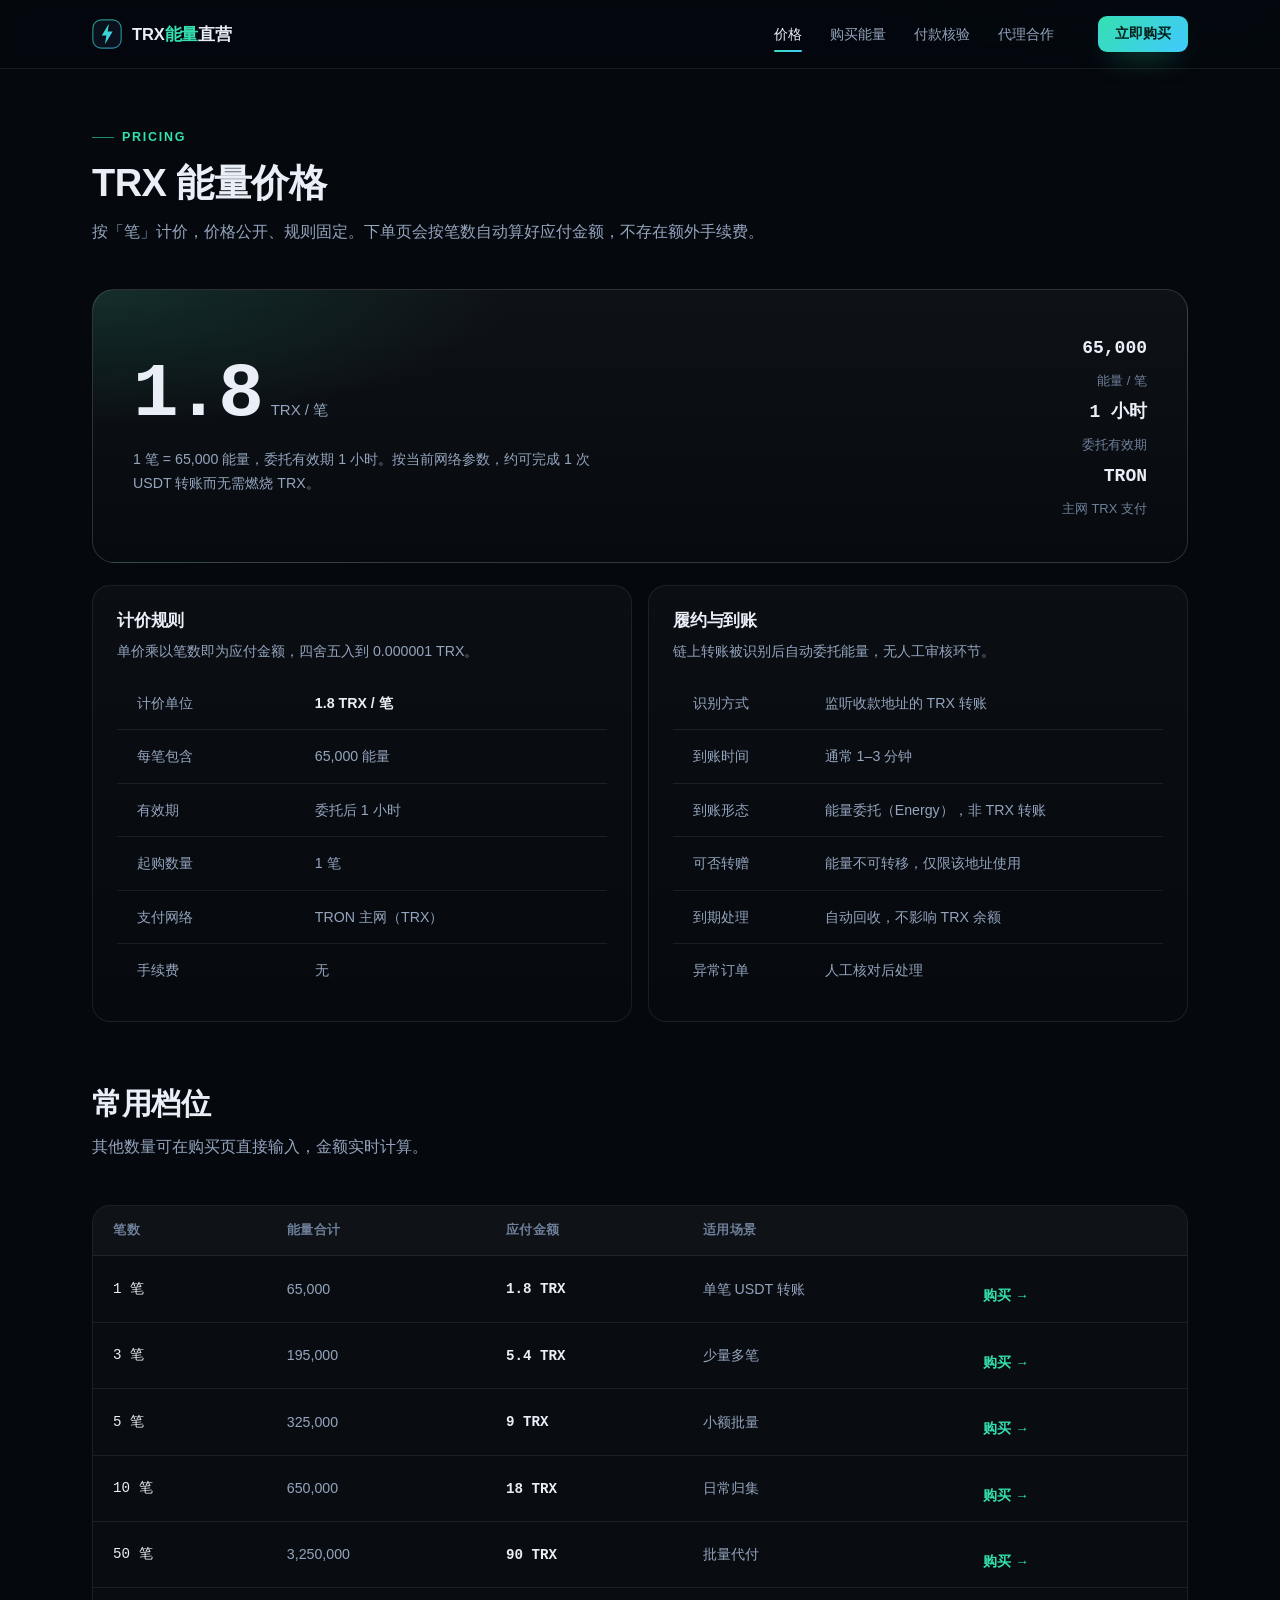
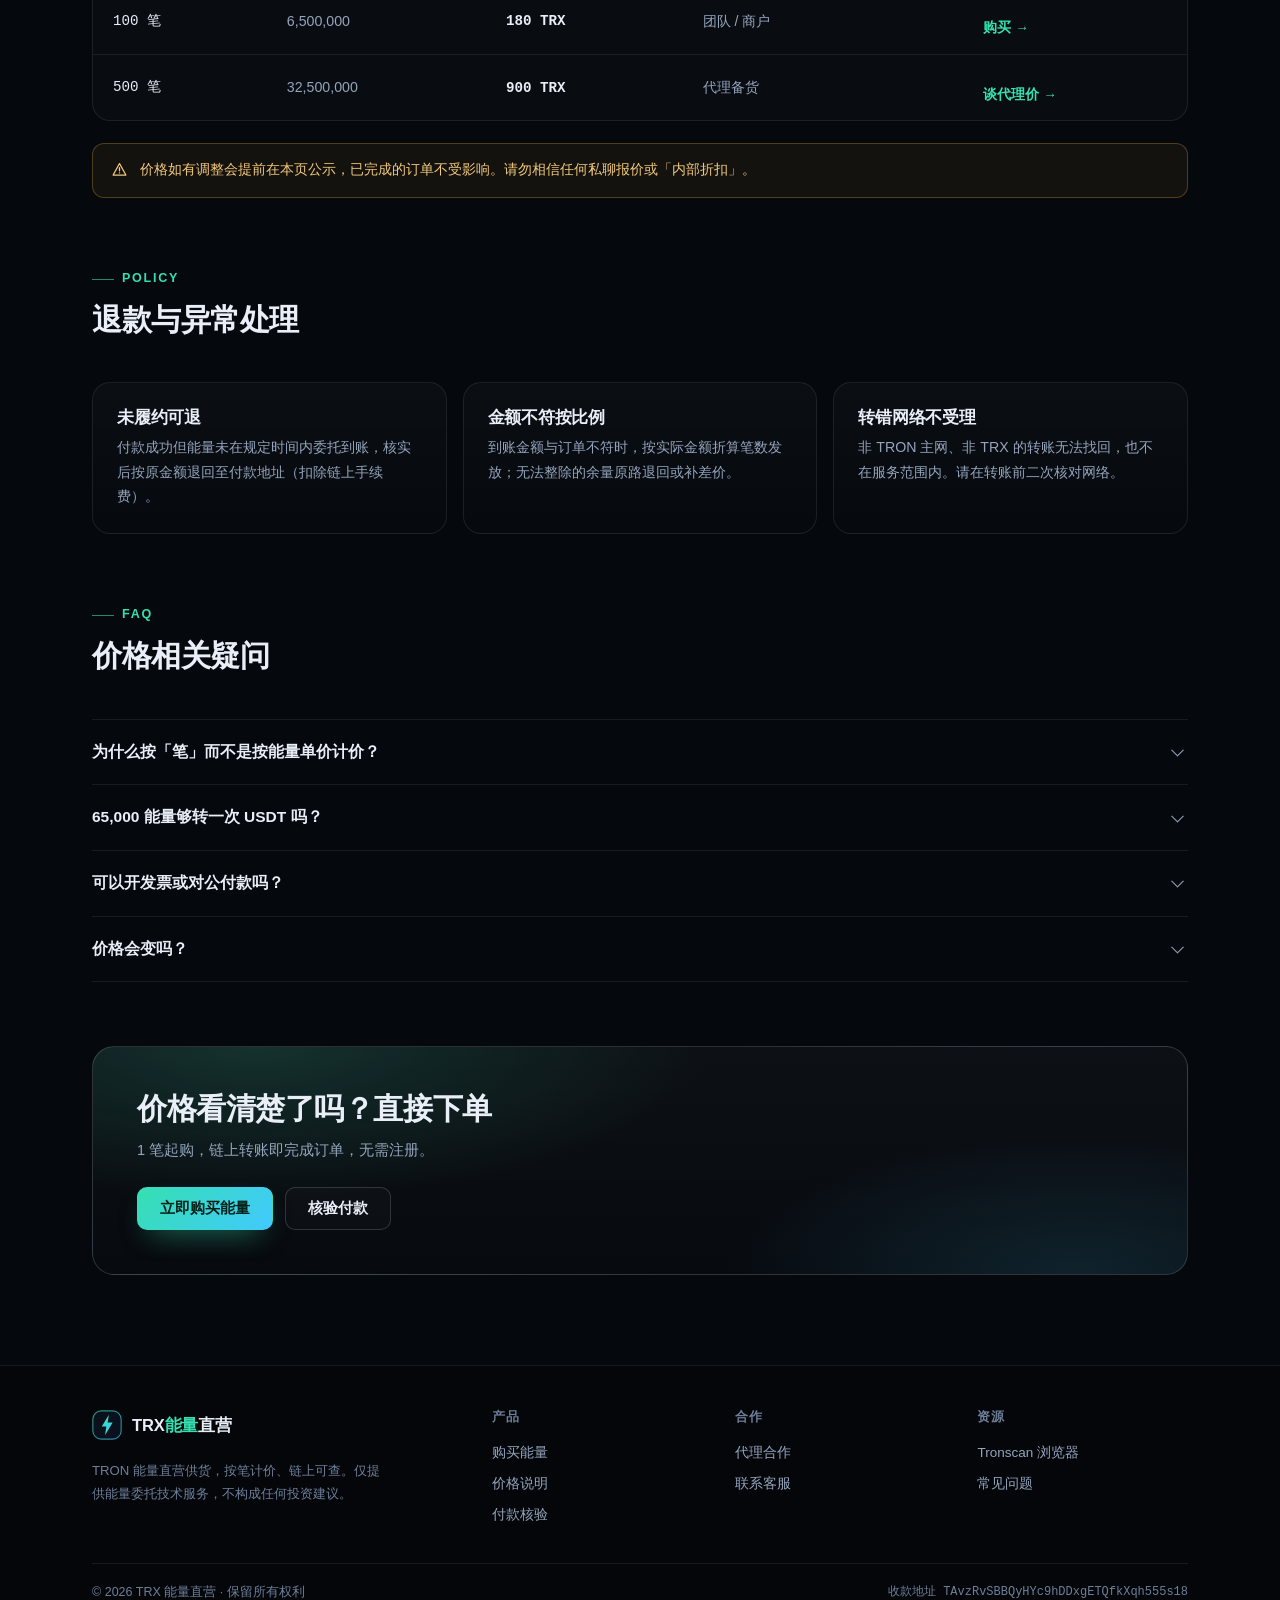
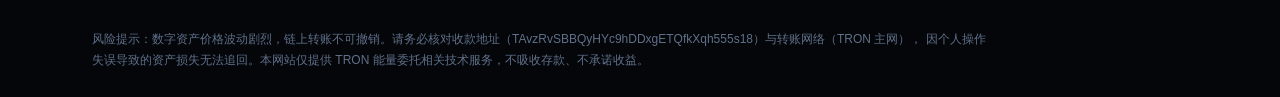
<file: pricing.html>
<!DOCTYPE html>
<html lang="zh-CN">
<head>
<meta charset="utf-8">
<meta name="viewport" content="width=device-width, initial-scale=1">
<title>TRX 能量价格｜1.8 TRX/笔，65,000 能量，1 小时有效</title>
<meta name="description" content="TRX 能量价格说明：1.8 TRX/笔，每笔 65,000 能量、委托有效期 1 小时。含计价规则、常见档位价格、到账时间与异常处理方式。">
<link rel="canonical" href="https://your-domain.com/pricing">
<meta name="theme-color" content="#05080d">
<meta name="robots" content="index,follow">

<meta property="og:type" content="website">
<meta property="og:site_name" content="TRX 能量直营">
<meta property="og:locale" content="zh_CN">
<meta property="og:title" content="TRX 能量价格｜1.8 TRX/笔">
<meta property="og:description" content="每笔 65,000 能量，委托有效期 1 小时。按笔计价，买多少付多少。">
<meta property="og:url" content="https://your-domain.com/pricing">
<meta property="og:image" content="https://your-domain.com/assets/img/og.png">
<meta name="twitter:card" content="summary_large_image">

<link rel="icon" href="/assets/img/favicon.svg" type="image/svg+xml">
<link rel="apple-touch-icon" href="/assets/img/apple-touch-icon.png">
<link rel="manifest" href="/site.webmanifest">
<link rel="stylesheet" href="/assets/css/site.css">

<script type="application/ld+json">
{
  "@context": "https://schema.org",
  "@type": "Product",
  "name": "TRX 能量（TRON 能量委托）",
  "description": "TRON 主网能量委托服务，每笔 65,000 能量，有效期 1 小时，单价 1.8 TRX。",
  "image": "https://your-domain.com/assets/img/og.png",
  "brand": { "@type": "Brand", "name": "TRX 能量直营" },
  "offers": {
    "@type": "Offer",
    "url": "https://your-domain.com/buy-energy",
    "priceCurrency": "TRX",
    "price": "1.8",
    "availability": "https://schema.org/InStock",
    "priceValidUntil": "2026-12-31"
  }
}
</script>
</head>
<body>
<a class="skip-link" href="#main">跳到主要内容</a>

<header class="site-header">
  <div class="container header-inner">
    <a class="brand" href="/" aria-label="TRX 能量直营 首页">
      <svg class="brand-mark" viewBox="0 0 32 32" aria-hidden="true" focusable="false">
        <defs>
          <linearGradient id="brandGrad" x1="0" y1="0" x2="1" y2="1">
            <stop stop-color="#35e0b0"/><stop offset="1" stop-color="#41c9ff"/>
          </linearGradient>
        </defs>
        <rect x="0.9" y="0.9" width="30.2" height="30.2" rx="9" fill="#0a111d" stroke="url(#brandGrad)" stroke-opacity=".65" stroke-width="1.2"/>
        <path d="M18 5 10.4 17.6h4.9L13.8 27 22 13.2h-5.3z" fill="url(#brandGrad)"/>
      </svg>
      <span>TRX<b>能量</b>直营</span>
    </a>

    <button class="nav-toggle" type="button" aria-expanded="false" aria-controls="siteNav" aria-label="展开导航菜单">
      <span></span><span></span><span></span>
    </button>

    <nav class="site-nav" id="siteNav" aria-label="主导航">
      <a href="/pricing" aria-current="page">价格</a>
      <a href="/buy-energy">购买能量</a>
      <a href="/verify">付款核验</a>
      <a href="/agents">代理合作</a>
    </nav>

    <a class="btn btn-primary btn-sm header-cta" href="/buy-energy">立即购买</a>
  </div>
</header>

<main id="main">
  <section class="container" style="padding-top:clamp(30px,4vw,52px)">
    <div class="section-head" data-reveal>
      <span class="eyebrow">Pricing</span>
      <h1 class="section-title">TRX 能量价格</h1>
      <p class="section-sub">按「笔」计价，价格公开、规则固定。下单页会按笔数自动算好应付金额，不存在额外手续费。</p>
    </div>

    <div class="price-hero" data-reveal>
      <div>
        <div class="big">1.8<small>TRX / 笔</small></div>
        <p>1 笔 = 65,000 能量，委托有效期 1 小时。按当前网络参数，约可完成 1 次 USDT 转账而无需燃烧 TRX。</p>
      </div>
      <div class="side">
        <span><b>65,000</b>能量 / 笔</span>
        <span><b>1 小时</b>委托有效期</span>
        <span><b>TRON</b>主网 TRX 支付</span>
      </div>
    </div>

    <div class="grid grid-2" style="margin-top:22px">
      <div class="card" data-reveal>
        <h3>计价规则</h3>
        <p style="margin-bottom:14px">单价乘以笔数即为应付金额，四舍五入到 0.000001 TRX。</p>
        <div class="table-wrap" style="border:0;background:transparent">
          <table style="min-width:0">
            <tbody>
              <tr><td>计价单位</td><td><strong>1.8 TRX / 笔</strong></td></tr>
              <tr><td>每笔包含</td><td>65,000 能量</td></tr>
              <tr><td>有效期</td><td>委托后 1 小时</td></tr>
              <tr><td>起购数量</td><td>1 笔</td></tr>
              <tr><td>支付网络</td><td>TRON 主网（TRX）</td></tr>
              <tr><td>手续费</td><td>无</td></tr>
            </tbody>
          </table>
        </div>
      </div>

      <div class="card" data-reveal>
        <h3>履约与到账</h3>
        <p style="margin-bottom:14px">链上转账被识别后自动委托能量，无人工审核环节。</p>
        <div class="table-wrap" style="border:0;background:transparent">
          <table style="min-width:0">
            <tbody>
              <tr><td>识别方式</td><td>监听收款地址的 TRX 转账</td></tr>
              <tr><td>到账时间</td><td>通常 1–3 分钟</td></tr>
              <tr><td>到账形态</td><td>能量委托（Energy），非 TRX 转账</td></tr>
              <tr><td>可否转赠</td><td>能量不可转移，仅限该地址使用</td></tr>
              <tr><td>到期处理</td><td>自动回收，不影响 TRX 余额</td></tr>
              <tr><td>异常订单</td><td>人工核对后处理</td></tr>
            </tbody>
          </table>
        </div>
      </div>
    </div>

    <div class="section-head" style="margin-top:clamp(40px,6vw,64px)" data-reveal>
      <h2 class="section-title" style="font-size:clamp(22px,3vw,30px)">常用档位</h2>
      <p class="section-sub">其他数量可在购买页直接输入，金额实时计算。</p>
    </div>

    <div class="table-wrap" data-reveal>
      <table>
        <thead>
          <tr><th>笔数</th><th>能量合计</th><th>应付金额</th><th>适用场景</th><th></th></tr>
        </thead>
        <tbody>
          <tr><td class="num">1 笔</td><td>65,000</td><td><strong class="num">1.8 TRX</strong></td><td>单笔 USDT 转账</td><td><a class="card-link" href="/buy-energy">购买 →</a></td></tr>
          <tr><td class="num">3 笔</td><td>195,000</td><td><strong class="num">5.4 TRX</strong></td><td>少量多笔</td><td><a class="card-link" href="/buy-energy">购买 →</a></td></tr>
          <tr><td class="num">5 笔</td><td>325,000</td><td><strong class="num">9 TRX</strong></td><td>小额批量</td><td><a class="card-link" href="/buy-energy">购买 →</a></td></tr>
          <tr><td class="num">10 笔</td><td>650,000</td><td><strong class="num">18 TRX</strong></td><td>日常归集</td><td><a class="card-link" href="/buy-energy">购买 →</a></td></tr>
          <tr><td class="num">50 笔</td><td>3,250,000</td><td><strong class="num">90 TRX</strong></td><td>批量代付</td><td><a class="card-link" href="/buy-energy">购买 →</a></td></tr>
          <tr><td class="num">100 笔</td><td>6,500,000</td><td><strong class="num">180 TRX</strong></td><td>团队 / 商户</td><td><a class="card-link" href="/buy-energy">购买 →</a></td></tr>
          <tr><td class="num">500 笔</td><td>32,500,000</td><td><strong class="num">900 TRX</strong></td><td>代理备货</td><td><a class="card-link" href="/agents">谈代理价 →</a></td></tr>
        </tbody>
      </table>
    </div>

    <div class="notice" style="margin-top:22px">
      <svg viewBox="0 0 20 20" fill="none" aria-hidden="true"><path d="M10 3 2.5 16.5h15L10 3Z" stroke="currentColor" stroke-width="1.5" stroke-linejoin="round"/><path d="M10 8v3.5M10 14h.01" stroke="currentColor" stroke-width="1.6" stroke-linecap="round"/></svg>
      <span>价格如有调整会提前在本页公示，已完成的订单不受影响。请勿相信任何私聊报价或「内部折扣」。</span>
    </div>

    <div class="section-head" style="margin-top:clamp(40px,6vw,64px)" data-reveal>
      <span class="eyebrow">Policy</span>
      <h2 class="section-title" style="font-size:clamp(22px,3vw,30px)">退款与异常处理</h2>
    </div>

    <div class="grid grid-3">
      <div class="card" data-reveal>
        <h3>未履约可退</h3>
        <p>付款成功但能量未在规定时间内委托到账，核实后按原金额退回至付款地址（扣除链上手续费）。</p>
      </div>
      <div class="card" data-reveal>
        <h3>金额不符按比例</h3>
        <p>到账金额与订单不符时，按实际金额折算笔数发放；无法整除的余量原路退回或补差价。</p>
      </div>
      <div class="card" data-reveal>
        <h3>转错网络不受理</h3>
        <p>非 TRON 主网、非 TRX 的转账无法找回，也不在服务范围内。请在转账前二次核对网络。</p>
      </div>
    </div>

    <div class="section-head" style="margin-top:clamp(40px,6vw,64px)" data-reveal>
      <span class="eyebrow">FAQ</span>
      <h2 class="section-title" style="font-size:clamp(22px,3vw,30px)">价格相关疑问</h2>
    </div>

    <div class="faq" data-reveal>
      <details>
        <summary>为什么按「笔」而不是按能量单价计价？</summary>
        <div class="answer">绝大多数用户的实际需求是「我要转几次 USDT」。按笔计价更直观，也避免用户去算能量单价和网络系数。</div>
      </details>
      <details>
        <summary>65,000 能量够转一次 USDT 吗？</summary>
        <div class="answer">按当前 TRON 网络参数，一次 USDT 转账约消耗 64,000–65,000 能量。若目标地址是首次接收 USDT，消耗会略高，建议多买 1 笔。</div>
      </details>
      <details>
        <summary>可以开发票或对公付款吗？</summary>
        <div class="answer">批量采购与代理合作可协商结算方式，请通过 <a href="/agents" style="color:var(--mint)">代理合作</a> 页面联系。</div>
      </details>
      <details>
        <summary>价格会变吗？</summary>
        <div class="answer">会随 TRON 网络能量成本与市场供需调整。调整前会在本页公示，已支付订单按原价履约。</div>
      </details>
    </div>

    <div class="cta-band" style="margin-top:clamp(40px,6vw,64px)" data-reveal>
      <h2>价格看清楚了吗？直接下单</h2>
      <p>1 笔起购，链上转账即完成订单，无需注册。</p>
      <div class="actions">
        <a class="btn btn-primary" href="/buy-energy">立即购买能量</a>
        <a class="btn btn-ghost" href="/verify">核验付款</a>
      </div>
    </div>
  </section>
</main>

<footer class="site-footer">
  <div class="container">
    <div class="footer-grid">
      <div class="footer-brand">
        <a class="brand" href="/">
          <svg class="brand-mark" viewBox="0 0 32 32" aria-hidden="true">
            <defs>
              <linearGradient id="brandGradFooter" x1="0" y1="0" x2="1" y2="1">
                <stop stop-color="#35e0b0"/><stop offset="1" stop-color="#41c9ff"/>
              </linearGradient>
            </defs>
            <rect x="0.9" y="0.9" width="30.2" height="30.2" rx="9" fill="#0a111d" stroke="url(#brandGradFooter)" stroke-opacity=".65" stroke-width="1.2"/>
            <path d="M18 5 10.4 17.6h4.9L13.8 27 22 13.2h-5.3z" fill="url(#brandGradFooter)"/>
          </svg>
          <span>TRX<b>能量</b>直营</span>
        </a>
        <p>TRON 能量直营供货，按笔计价、链上可查。仅提供能量委托技术服务，不构成任何投资建议。</p>
      </div>
      <div class="footer-col">
        <h4>产品</h4>
        <a href="/buy-energy">购买能量</a>
        <a href="/pricing">价格说明</a>
        <a href="/verify">付款核验</a>
      </div>
      <div class="footer-col">
        <h4>合作</h4>
        <a href="/agents">代理合作</a>
        <a href="/agents#contact">联系客服</a>
      </div>
      <div class="footer-col">
        <h4>资源</h4>
        <a href="https://tronscan.org" rel="noopener noreferrer nofollow" target="_blank">Tronscan 浏览器</a>
        <a href="/#faq">常见问题</a>
      </div>
    </div>
    <div class="footer-bottom">
      <span>© <span data-year>2026</span> TRX 能量直营 · 保留所有权利</span>
      <span class="mono" style="font-size:12px">收款地址 TAvzRvSBBQyHYc9hDDxgETQfkXqh555s18</span>
    </div>
    <p class="disclaimer">
      风险提示：数字资产价格波动剧烈，链上转账不可撤销。请务必核对收款地址（TAvzRvSBBQyHYc9hDDxgETQfkXqh555s18）与转账网络（TRON 主网），
      因个人操作失误导致的资产损失无法追回。本网站仅提供 TRON 能量委托相关技术服务，不吸收存款、不承诺收益。
    </p>
  </div>
</footer>

<script src="/assets/js/config.js"></script>
<script src="/assets/js/site.js"></script>
</body>
</html>
</file>
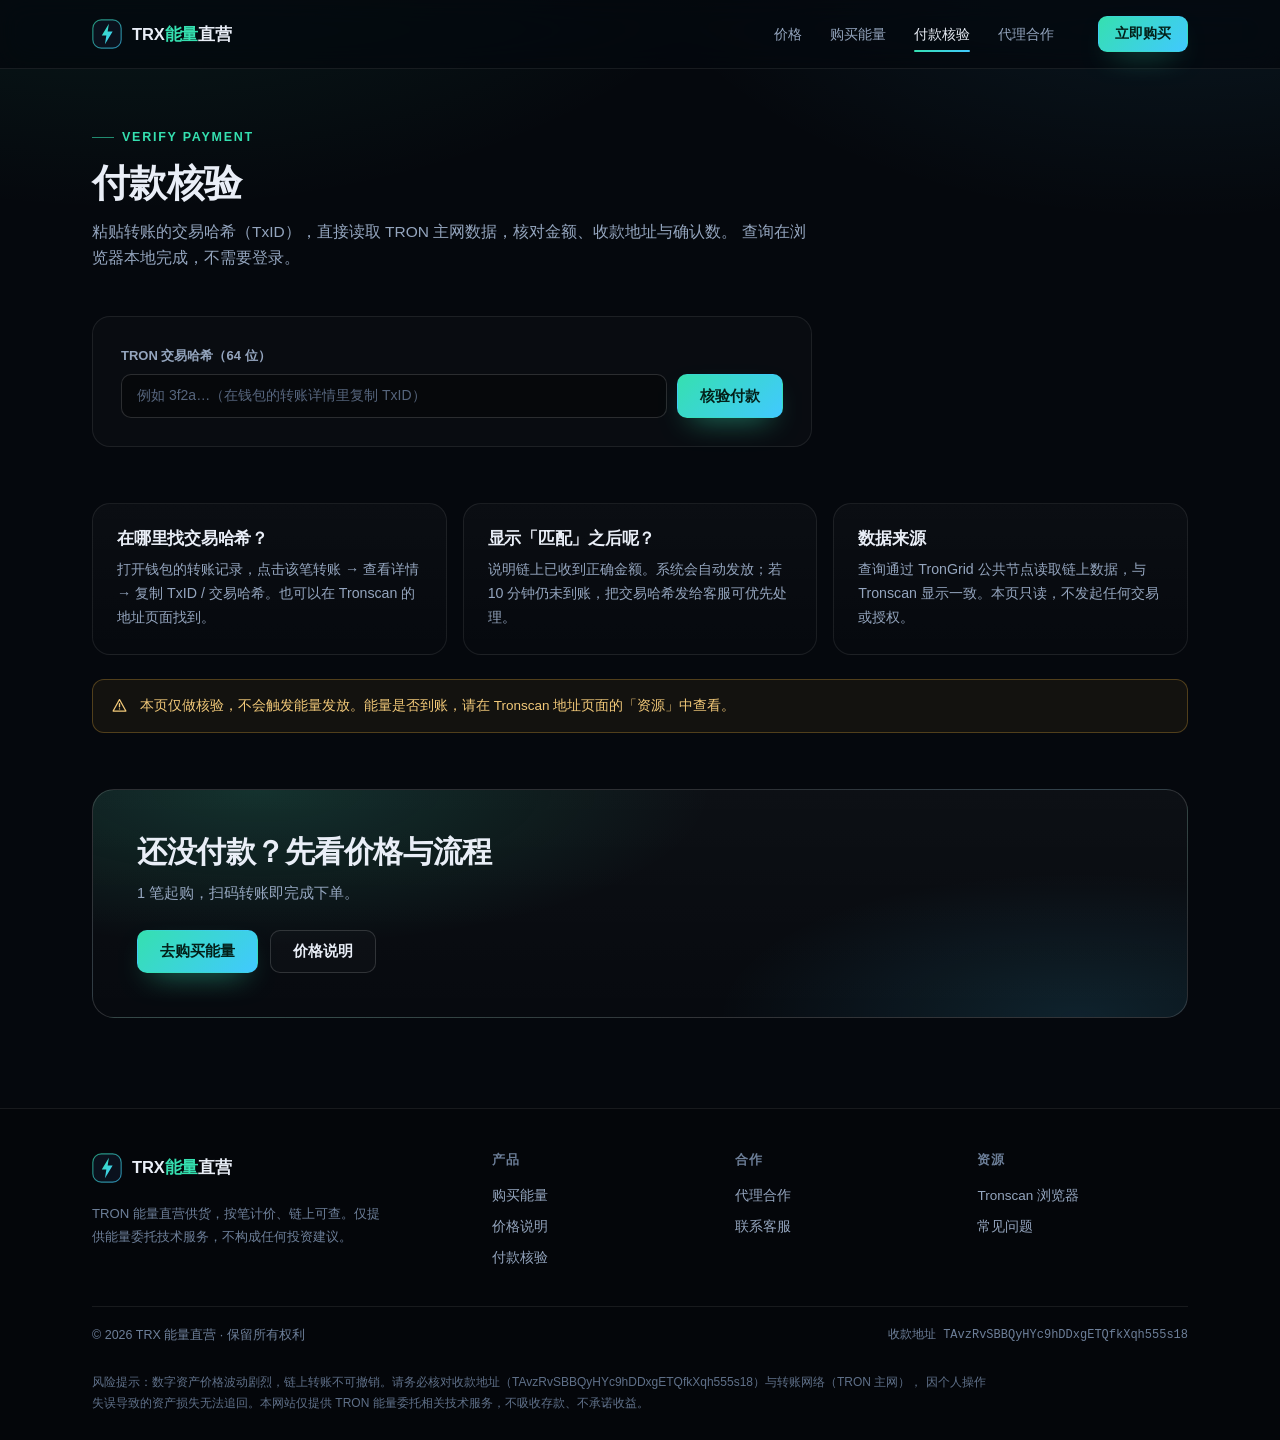
<file: verify.html>
<!DOCTYPE html>
<html lang="zh-CN">
<head>
<meta charset="utf-8">
<meta name="viewport" content="width=device-width, initial-scale=1">
<title>付款核验｜输入交易哈希查询 TRX 转账是否到账</title>
<meta name="description" content="输入 TRON 交易哈希，在线核验是否已向收款地址转入正确的 TRX 金额，查看确认数、付款地址与对应笔数。">
<link rel="canonical" href="https://your-domain.com/verify">
<meta name="theme-color" content="#05080d">
<meta name="robots" content="index,follow">

<meta property="og:type" content="website">
<meta property="og:site_name" content="TRX 能量直营">
<meta property="og:locale" content="zh_CN">
<meta property="og:title" content="付款核验｜查询 TRX 转账是否到账">
<meta property="og:description" content="输入交易哈希，核验付款金额、确认数与对应笔数。">
<meta property="og:url" content="https://your-domain.com/verify">
<meta property="og:image" content="https://your-domain.com/assets/img/og.png">
<meta name="twitter:card" content="summary_large_image">

<link rel="icon" href="/assets/img/favicon.svg" type="image/svg+xml">
<link rel="apple-touch-icon" href="/assets/img/apple-touch-icon.png">
<link rel="manifest" href="/site.webmanifest">
<link rel="stylesheet" href="/assets/css/site.css">
</head>
<body>
<a class="skip-link" href="#main">跳到主要内容</a>

<header class="site-header">
  <div class="container header-inner">
    <a class="brand" href="/" aria-label="TRX 能量直营 首页">
      <svg class="brand-mark" viewBox="0 0 32 32" aria-hidden="true" focusable="false">
        <defs>
          <linearGradient id="brandGrad" x1="0" y1="0" x2="1" y2="1">
            <stop stop-color="#35e0b0"/><stop offset="1" stop-color="#41c9ff"/>
          </linearGradient>
        </defs>
        <rect x="0.9" y="0.9" width="30.2" height="30.2" rx="9" fill="#0a111d" stroke="url(#brandGrad)" stroke-opacity=".65" stroke-width="1.2"/>
        <path d="M18 5 10.4 17.6h4.9L13.8 27 22 13.2h-5.3z" fill="url(#brandGrad)"/>
      </svg>
      <span>TRX<b>能量</b>直营</span>
    </a>

    <button class="nav-toggle" type="button" aria-expanded="false" aria-controls="siteNav" aria-label="展开导航菜单">
      <span></span><span></span><span></span>
    </button>

    <nav class="site-nav" id="siteNav" aria-label="主导航">
      <a href="/pricing">价格</a>
      <a href="/buy-energy">购买能量</a>
      <a href="/verify" aria-current="page">付款核验</a>
      <a href="/agents">代理合作</a>
    </nav>

    <a class="btn btn-primary btn-sm header-cta" href="/buy-energy">立即购买</a>
  </div>
</header>

<main id="main">
  <section class="container" style="padding-top:clamp(30px,4vw,52px)">
    <div class="section-head" data-reveal>
      <span class="eyebrow">Verify payment</span>
      <h1 class="section-title">付款核验</h1>
      <p class="section-sub">
        粘贴转账的交易哈希（TxID），直接读取 TRON 主网数据，核对金额、收款地址与确认数。
        查询在浏览器本地完成，不需要登录。
      </p>
    </div>

    <div class="verify-box">
      <form class="panel" id="verifyForm" novalidate>
        <div class="field">
          <label for="txid">TRON 交易哈希（64 位）</label>
          <div class="verify-form">
            <input class="input" id="txid" name="txid" type="text" autocomplete="off" spellcheck="false"
                   placeholder="例如 3f2a…（在钱包的转账详情里复制 TxID）" aria-describedby="txidError">
            <button class="btn btn-primary" id="verifyBtn" type="submit">核验付款</button>
          </div>
          <p class="field-error" id="txidError" role="alert">请输入完整的 64 位交易哈希</p>
        </div>
        <input type="hidden" id="targetHex" value="">
      </form>

      <div class="result" id="result" aria-live="polite">
        <div class="result-head">
          <span id="resultTitle">查询结果</span>
          <span class="badge" id="resultBadge"></span>
        </div>
        <dl id="resultRows"></dl>
        <div class="foot" id="resultFoot"></div>
      </div>
    </div>

    <div class="grid grid-3" style="margin-top:clamp(32px,5vw,56px)">
      <div class="card" data-reveal>
        <h3>在哪里找交易哈希？</h3>
        <p>打开钱包的转账记录，点击该笔转账 → 查看详情 → 复制 TxID / 交易哈希。也可以在 Tronscan 的地址页面找到。</p>
      </div>
      <div class="card" data-reveal>
        <h3>显示「匹配」之后呢？</h3>
        <p>说明链上已收到正确金额。系统会自动发放；若 10 分钟仍未到账，把交易哈希发给客服可优先处理。</p>
      </div>
      <div class="card" data-reveal>
        <h3>数据来源</h3>
        <p>查询通过 TronGrid 公共节点读取链上数据，与 Tronscan 显示一致。本页只读，不发起任何交易或授权。</p>
      </div>
    </div>

    <div class="notice" style="margin-top:24px">
      <svg viewBox="0 0 20 20" fill="none" aria-hidden="true"><path d="M10 3 2.5 16.5h15L10 3Z" stroke="currentColor" stroke-width="1.5" stroke-linejoin="round"/><path d="M10 8v3.5M10 14h.01" stroke="currentColor" stroke-width="1.6" stroke-linecap="round"/></svg>
      <span>本页仅做核验，不会触发能量发放。能量是否到账，请在 Tronscan 地址页面的「资源」中查看。</span>
    </div>

    <div class="cta-band" style="margin-top:clamp(32px,5vw,56px)" data-reveal>
      <h2>还没付款？先看价格与流程</h2>
      <p>1 笔起购，扫码转账即完成下单。</p>
      <div class="actions">
        <a class="btn btn-primary" href="/buy-energy">去购买能量</a>
        <a class="btn btn-ghost" href="/pricing">价格说明</a>
      </div>
    </div>
  </section>
</main>

<footer class="site-footer">
  <div class="container">
    <div class="footer-grid">
      <div class="footer-brand">
        <a class="brand" href="/">
          <svg class="brand-mark" viewBox="0 0 32 32" aria-hidden="true">
            <defs>
              <linearGradient id="brandGradFooter" x1="0" y1="0" x2="1" y2="1">
                <stop stop-color="#35e0b0"/><stop offset="1" stop-color="#41c9ff"/>
              </linearGradient>
            </defs>
            <rect x="0.9" y="0.9" width="30.2" height="30.2" rx="9" fill="#0a111d" stroke="url(#brandGradFooter)" stroke-opacity=".65" stroke-width="1.2"/>
            <path d="M18 5 10.4 17.6h4.9L13.8 27 22 13.2h-5.3z" fill="url(#brandGradFooter)"/>
          </svg>
          <span>TRX<b>能量</b>直营</span>
        </a>
        <p>TRON 能量直营供货，按笔计价、链上可查。仅提供能量委托技术服务，不构成任何投资建议。</p>
      </div>
      <div class="footer-col">
        <h4>产品</h4>
        <a href="/buy-energy">购买能量</a>
        <a href="/pricing">价格说明</a>
        <a href="/verify">付款核验</a>
      </div>
      <div class="footer-col">
        <h4>合作</h4>
        <a href="/agents">代理合作</a>
        <a href="/agents#contact">联系客服</a>
      </div>
      <div class="footer-col">
        <h4>资源</h4>
        <a href="https://tronscan.org" rel="noopener noreferrer nofollow" target="_blank">Tronscan 浏览器</a>
        <a href="/#faq">常见问题</a>
      </div>
    </div>
    <div class="footer-bottom">
      <span>© <span data-year>2026</span> TRX 能量直营 · 保留所有权利</span>
      <span class="mono" style="font-size:12px">收款地址 TAvzRvSBBQyHYc9hDDxgETQfkXqh555s18</span>
    </div>
    <p class="disclaimer">
      风险提示：数字资产价格波动剧烈，链上转账不可撤销。请务必核对收款地址（TAvzRvSBBQyHYc9hDDxgETQfkXqh555s18）与转账网络（TRON 主网），
      因个人操作失误导致的资产损失无法追回。本网站仅提供 TRON 能量委托相关技术服务，不吸收存款、不承诺收益。
    </p>
  </div>
</footer>

<script src="/assets/js/config.js"></script>
<script src="/assets/js/site.js"></script>
<script src="/assets/js/verify.js"></script>
</body>
</html>
</file>
<file: assets/css/site.css>
/* ==========================================================================
   TRX 能量直营 — design system
   Zero dependencies, system fonts only.
   ========================================================================== */

/* ---------- 1. Tokens ---------- */
:root {
  --bg: #05080d;
  --bg-soft: #080d15;
  --panel: #0a111d;
  --panel-2: #0d1624;
  --line: rgba(255, 255, 255, 0.08);
  --line-strong: rgba(255, 255, 255, 0.15);
  --text: #e9eef7;
  --muted: #94a5be;
  --muted-2: #6d7f99;
  --mint: #35e0b0;
  --cyan: #41c9ff;
  --amber: #f0b23e;
  --danger: #ff7070;
  --ok: #3ddc97;
  --grad: linear-gradient(135deg, #35e0b0 0%, #41c9ff 100%);
  --grad-soft: linear-gradient(135deg, rgba(53, 224, 176, 0.16), rgba(65, 201, 255, 0.08));
  --radius: 18px;
  --radius-sm: 11px;
  --shadow: 0 30px 60px -30px rgba(0, 0, 0, 0.85);
  --font: -apple-system, BlinkMacSystemFont, "Segoe UI", Roboto, "PingFang SC",
    "Hiragino Sans GB", "Microsoft YaHei", "Noto Sans SC", sans-serif;
  --mono: ui-monospace, SFMono-Regular, "SF Mono", Menlo, Consolas, "Liberation Mono", monospace;
  --header-h: 68px;
}

/* ---------- 2. Base ---------- */
*,
*::before,
*::after {
  box-sizing: border-box;
}

html {
  -webkit-text-size-adjust: 100%;
  scroll-behavior: smooth;
  scroll-padding-top: calc(var(--header-h) + 24px);
}

body {
  margin: 0;
  min-height: 100vh;
  font-family: var(--font);
  font-size: 15.5px;
  line-height: 1.72;
  color: var(--text);
  background-color: var(--bg);
  background-image:
    radial-gradient(1100px 620px at 10% -12%, rgba(53, 224, 176, 0.12), transparent 62%),
    radial-gradient(950px 560px at 92% -8%, rgba(65, 201, 255, 0.11), transparent 60%);
  background-repeat: no-repeat;
  -webkit-font-smoothing: antialiased;
  text-rendering: optimizeLegibility;
}

h1,
h2,
h3,
h4 {
  margin: 0;
  font-weight: 700;
  line-height: 1.22;
  letter-spacing: -0.015em;
}

p {
  margin: 0;
}

a {
  color: inherit;
  text-decoration: none;
}

img,
svg {
  display: block;
  max-width: 100%;
}

ul,
ol {
  margin: 0;
  padding: 0;
}

button {
  font-family: inherit;
}

::selection {
  background: rgba(53, 224, 176, 0.28);
  color: #fff;
}

:focus-visible {
  outline: 2px solid var(--mint);
  outline-offset: 3px;
  border-radius: 4px;
}

.skip-link {
  position: absolute;
  left: 16px;
  top: -60px;
  z-index: 100;
  padding: 10px 16px;
  border-radius: 8px;
  background: var(--mint);
  color: #04120e;
  font-size: 14px;
  font-weight: 600;
  transition: top 0.15s ease;
}

.skip-link:focus {
  top: 12px;
}

[hidden] {
  display: none !important;
}

/* ---------- 3. Layout ---------- */
.container {
  width: 100%;
  max-width: 1140px;
  margin: 0 auto;
  padding: 0 22px;
}

.container-narrow {
  max-width: 880px;
}

.section {
  padding: clamp(52px, 7vw, 92px) 0;
}

.section-tight {
  padding: clamp(38px, 5vw, 60px) 0;
}

.section-head {
  max-width: 720px;
  margin-bottom: clamp(28px, 4vw, 44px);
}

.eyebrow {
  display: inline-flex;
  align-items: center;
  gap: 8px;
  font-size: 12.5px;
  font-weight: 600;
  letter-spacing: 0.14em;
  text-transform: uppercase;
  color: var(--mint);
}

.eyebrow::before {
  content: "";
  width: 22px;
  height: 1px;
  background: currentColor;
  opacity: 0.6;
}

.section-title {
  font-size: clamp(26px, 3.4vw, 38px);
  margin: 12px 0 12px;
}

.section-sub {
  color: var(--muted);
  font-size: 15.5px;
}

.grid {
  display: grid;
  gap: 16px;
}

.grid-2 {
  grid-template-columns: repeat(2, minmax(0, 1fr));
}

.grid-3 {
  grid-template-columns: repeat(3, minmax(0, 1fr));
}

.grid-4 {
  grid-template-columns: repeat(4, minmax(0, 1fr));
}

.mono {
  font-family: var(--mono);
  font-variant-numeric: tabular-nums;
}

.grad-text {
  background: var(--grad);
  -webkit-background-clip: text;
  background-clip: text;
  color: transparent;
}

/* ---------- 4. Header ---------- */
.site-header {
  position: sticky;
  top: 0;
  z-index: 60;
  border-bottom: 1px solid var(--line);
  background: rgba(5, 8, 13, 0.78);
  -webkit-backdrop-filter: blur(14px) saturate(140%);
  backdrop-filter: blur(14px) saturate(140%);
}

.header-inner {
  display: flex;
  align-items: center;
  gap: 22px;
  height: var(--header-h);
}

.brand {
  display: inline-flex;
  align-items: center;
  gap: 10px;
  font-size: 16.5px;
  font-weight: 700;
  letter-spacing: -0.01em;
  white-space: nowrap;
}

.brand-mark {
  width: 30px;
  height: 30px;
  flex: none;
}

.brand b {
  color: var(--mint);
  font-weight: 700;
}

.site-nav {
  display: flex;
  align-items: center;
  gap: 4px;
  margin-left: auto;
}

.site-nav a {
  position: relative;
  padding: 8px 12px;
  border-radius: 8px;
  font-size: 14px;
  color: var(--muted);
  transition: color 0.18s ease, background-color 0.18s ease;
}

.site-nav a:hover {
  color: var(--text);
  background: rgba(255, 255, 255, 0.05);
}

.site-nav a[aria-current="page"] {
  color: var(--text);
}

.site-nav a[aria-current="page"]::after {
  content: "";
  position: absolute;
  left: 12px;
  right: 12px;
  bottom: 2px;
  height: 2px;
  border-radius: 2px;
  background: var(--grad);
}

.header-cta {
  margin-left: 10px;
}

.nav-toggle {
  display: none;
  width: 40px;
  height: 40px;
  margin-left: auto;
  padding: 0;
  border: 1px solid var(--line);
  border-radius: 10px;
  background: transparent;
  cursor: pointer;
}

.nav-toggle span {
  display: block;
  width: 18px;
  height: 1.5px;
  margin: 4px auto;
  background: var(--text);
  border-radius: 2px;
  transition: transform 0.2s ease, opacity 0.2s ease;
}

.nav-toggle[aria-expanded="true"] span:nth-child(1) {
  transform: translateY(5.5px) rotate(45deg);
}
.nav-toggle[aria-expanded="true"] span:nth-child(2) {
  opacity: 0;
}
.nav-toggle[aria-expanded="true"] span:nth-child(3) {
  transform: translateY(-5.5px) rotate(-45deg);
}

/* ---------- 5. Buttons ---------- */
.btn {
  display: inline-flex;
  align-items: center;
  justify-content: center;
  gap: 8px;
  padding: 12px 22px;
  border: 1px solid transparent;
  border-radius: 10px;
  font-size: 14.5px;
  font-weight: 650;
  line-height: 1.2;
  white-space: nowrap;
  cursor: pointer;
  transition: transform 0.15s ease, box-shadow 0.2s ease, background-color 0.2s ease,
    border-color 0.2s ease, color 0.2s ease;
}

.btn:active {
  transform: translateY(1px);
}

.btn-primary {
  background: var(--grad);
  color: #032019;
  box-shadow: 0 12px 30px -14px rgba(53, 224, 176, 0.75);
}

.btn-primary:hover {
  box-shadow: 0 16px 38px -14px rgba(65, 201, 255, 0.8);
  filter: brightness(1.05);
}

.btn-ghost {
  border-color: var(--line-strong);
  background: rgba(255, 255, 255, 0.02);
  color: var(--text);
}

.btn-ghost:hover {
  border-color: rgba(53, 224, 176, 0.55);
  color: var(--mint);
}

.btn-sm {
  padding: 9px 16px;
  font-size: 13.5px;
  border-radius: 9px;
}

.btn-block {
  width: 100%;
}

.btn .ico {
  width: 16px;
  height: 16px;
}

/* ---------- 6. Hero ---------- */
.hero {
  position: relative;
  overflow: hidden;
  padding: clamp(46px, 6.5vw, 84px) 0 clamp(40px, 5vw, 64px);
}

.hero::before {
  content: "";
  position: absolute;
  inset: -1px 0 auto;
  height: 620px;
  background-image: linear-gradient(rgba(255, 255, 255, 0.045) 1px, transparent 1px),
    linear-gradient(90deg, rgba(255, 255, 255, 0.045) 1px, transparent 1px);
  background-size: 64px 64px;
  -webkit-mask-image: radial-gradient(70% 60% at 50% 0%, #000 0%, transparent 78%);
  mask-image: radial-gradient(70% 60% at 50% 0%, #000 0%, transparent 78%);
  pointer-events: none;
}

.hero-grid {
  position: relative;
  display: grid;
  grid-template-columns: minmax(0, 1.08fr) minmax(0, 0.92fr);
  align-items: center;
  gap: clamp(28px, 5vw, 64px);
}

.hero-badge {
  display: inline-flex;
  align-items: center;
  gap: 10px;
  padding: 7px 8px 7px 14px;
  border: 1px solid var(--line-strong);
  border-radius: 999px;
  background: rgba(10, 17, 29, 0.7);
  font-size: 13px;
  color: var(--muted);
}

.hero-badge strong {
  color: var(--text);
  font-weight: 650;
}

.hero-badge .dot {
  width: 6px;
  height: 6px;
  border-radius: 50%;
  background: var(--mint);
  box-shadow: 0 0 0 4px rgba(53, 224, 176, 0.16);
}

.hero-badge .tag {
  padding: 3px 10px;
  border-radius: 999px;
  background: rgba(53, 224, 176, 0.12);
  color: var(--mint);
  font-weight: 600;
  font-size: 12.5px;
}

.hero h1 {
  margin: 22px 0 18px;
  font-size: clamp(34px, 5.1vw, 58px);
  letter-spacing: -0.035em;
  line-height: 1.12;
}

.hero h1 .line {
  display: block;
}

.hero-lede {
  max-width: 520px;
  color: var(--muted);
  font-size: clamp(15px, 1.35vw, 16.5px);
}

.hero-actions {
  display: flex;
  flex-wrap: wrap;
  gap: 12px;
  margin-top: 30px;
}

.hero-facts {
  display: flex;
  flex-wrap: wrap;
  gap: 10px 26px;
  margin-top: 34px;
  padding-top: 22px;
  border-top: 1px solid var(--line);
  font-size: 13.5px;
  color: var(--muted);
}

.hero-facts span {
  display: inline-flex;
  align-items: center;
  gap: 7px;
}

.hero-facts svg {
  width: 15px;
  height: 15px;
  color: var(--mint);
  flex: none;
}

/* ---------- 7. Pay card ---------- */
.pay-card {
  position: relative;
  padding: 22px;
  border: 1px solid var(--line-strong);
  border-radius: 20px;
  background:
    linear-gradient(180deg, rgba(20, 32, 50, 0.72), rgba(8, 13, 21, 0.92)),
    var(--panel);
  box-shadow: var(--shadow);
}

.pay-card::before {
  content: "";
  position: absolute;
  inset: -1px;
  border-radius: inherit;
  padding: 1px;
  background: linear-gradient(140deg, rgba(53, 224, 176, 0.5), rgba(65, 201, 255, 0.12) 40%, transparent 70%);
  -webkit-mask: linear-gradient(#000 0 0) content-box, linear-gradient(#000 0 0);
  -webkit-mask-composite: xor;
  mask-composite: exclude;
  pointer-events: none;
}

.pay-card-top {
  display: flex;
  align-items: center;
  justify-content: space-between;
  gap: 12px;
  font-size: 12.5px;
  color: var(--muted);
  letter-spacing: 0.02em;
}

.pay-card-top .pill {
  display: inline-flex;
  align-items: center;
  gap: 6px;
  padding: 4px 10px;
  border-radius: 999px;
  background: rgba(53, 224, 176, 0.1);
  color: var(--mint);
  font-weight: 600;
}

.qr-frame {
  display: grid;
  place-items: center;
  margin: 18px auto 16px;
  padding: 12px;
  width: min(100%, 232px);
  border-radius: 14px;
  background: #fff;
  box-shadow: 0 12px 30px -18px rgba(0, 0, 0, 0.9);
}

.qr-frame img {
  width: 100%;
  height: auto;
  image-rendering: pixelated;
}

.qr-caption {
  text-align: center;
  font-size: 12.5px;
  color: var(--muted-2);
  margin-bottom: 16px;
}

.addr-field {
  display: flex;
  align-items: center;
  gap: 8px;
  padding: 10px 10px 10px 14px;
  border: 1px dashed var(--line-strong);
  border-radius: 10px;
  background: rgba(0, 0, 0, 0.28);
}

.addr-field code {
  flex: 1;
  min-width: 0;
  font-family: var(--mono);
  font-size: 12.5px;
  line-height: 1.5;
  color: #b9f3e2;
  word-break: break-all;
}

.copy-btn {
  flex: none;
  padding: 7px 12px;
  border: 1px solid var(--line-strong);
  border-radius: 8px;
  background: rgba(255, 255, 255, 0.04);
  color: var(--text);
  font-size: 12.5px;
  font-weight: 600;
  cursor: pointer;
  transition: 0.18s ease;
}

.copy-btn:hover {
  border-color: rgba(53, 224, 176, 0.6);
  color: var(--mint);
}

.pay-amount {
  display: flex;
  align-items: baseline;
  justify-content: space-between;
  gap: 12px;
  margin-top: 16px;
  padding-top: 16px;
  border-top: 1px solid var(--line);
}

.pay-amount .k {
  font-size: 13px;
  color: var(--muted);
}

.pay-amount .v {
  font-family: var(--mono);
  font-size: 26px;
  font-weight: 700;
  letter-spacing: -0.02em;
}

.pay-amount .v small {
  font-size: 13px;
  font-weight: 600;
  margin-left: 6px;
  color: var(--muted);
  margin-left: 4px;
  letter-spacing: 0;
}

.pay-card-note {
  margin-top: 14px;
  font-size: 12px;
  color: var(--muted-2);
}

/* ---------- 8. Stats strip ---------- */
.stats {
  display: grid;
  grid-template-columns: repeat(4, minmax(0, 1fr));
  border: 1px solid var(--line);
  border-radius: var(--radius);
  background: linear-gradient(180deg, rgba(255, 255, 255, 0.03), transparent);
  overflow: hidden;
}

.stat {
  padding: 22px 22px 20px;
  border-right: 1px solid var(--line);
}

.stat:last-child {
  border-right: 0;
}

.stat .k {
  font-size: 12.5px;
  color: var(--muted-2);
  letter-spacing: 0.02em;
}

.stat .v {
  margin-top: 6px;
  font-size: 24px;
  font-weight: 700;
  letter-spacing: -0.02em;
}

.stat .v small {
  font-size: 13px;
  font-weight: 500;
  margin-left: 8px;
  color: var(--muted);
  margin-left: 4px;
  letter-spacing: 0;
}

/* ---------- 9. Cards ---------- */
.card {
  position: relative;
  padding: 24px;
  border: 1px solid var(--line);
  border-radius: var(--radius);
  background: linear-gradient(180deg, rgba(255, 255, 255, 0.028), rgba(255, 255, 255, 0.008));
  transition: border-color 0.2s ease, transform 0.2s ease, background-color 0.2s ease;
}

.card:hover {
  border-color: rgba(255, 255, 255, 0.16);
  transform: translateY(-2px);
}

.card h3 {
  font-size: 16.5px;
  margin-bottom: 8px;
}

.card p {
  color: var(--muted);
  font-size: 14.2px;
}

.card .ico {
  display: grid;
  place-items: center;
  width: 42px;
  height: 42px;
  margin-bottom: 16px;
  border: 1px solid rgba(53, 224, 176, 0.28);
  border-radius: 12px;
  background: var(--grad-soft);
  color: var(--mint);
}

.card .ico svg {
  width: 20px;
  height: 20px;
}

.card-link {
  display: inline-flex;
  align-items: center;
  gap: 6px;
  margin-top: 14px;
  font-size: 13.5px;
  font-weight: 600;
  color: var(--mint);
}

.card-link:hover {
  gap: 10px;
}

/* ---------- 10. Steps ---------- */
.steps {
  display: grid;
  grid-template-columns: repeat(4, minmax(0, 1fr));
  gap: 14px;
  counter-reset: step;
  list-style: none;
}

.step {
  position: relative;
  padding: 24px 20px;
  border: 1px solid var(--line);
  border-radius: var(--radius);
  background: rgba(255, 255, 255, 0.018);
}

.step-num {
  display: inline-grid;
  place-items: center;
  width: 34px;
  height: 34px;
  margin-bottom: 16px;
  border: 1px solid rgba(53, 224, 176, 0.35);
  border-radius: 10px;
  background: rgba(53, 224, 176, 0.08);
  font-family: var(--mono);
  font-size: 13px;
  font-weight: 700;
  color: var(--mint);
}

.step h3 {
  font-size: 15.5px;
  margin-bottom: 6px;
}

.step p {
  font-size: 13.8px;
  color: var(--muted);
}

.step::after {
  content: "";
  position: absolute;
  top: 41px;
  right: -14px;
  width: 14px;
  height: 1px;
  background: var(--line-strong);
}

.step:last-child::after {
  display: none;
}

/* ---------- 11. Table ---------- */
.table-wrap {
  overflow-x: auto;
  border: 1px solid var(--line);
  border-radius: var(--radius);
  background: rgba(255, 255, 255, 0.018);
  -webkit-overflow-scrolling: touch;
}

table {
  width: 100%;
  min-width: 520px;
  border-collapse: collapse;
  font-size: 14.2px;
}

th,
td {
  padding: 14px 20px;
  text-align: left;
  border-bottom: 1px solid var(--line);
}

td:first-child,
th:first-child {
  white-space: nowrap;
}

th {
  font-size: 12.5px;
  font-weight: 600;
  color: var(--muted-2);
  letter-spacing: 0.04em;
  background: rgba(255, 255, 255, 0.025);
  white-space: nowrap;
}

td {
  color: var(--muted);
}

td strong {
  color: var(--text);
  font-weight: 650;
}

tbody tr:last-child td {
  border-bottom: 0;
}

tbody tr:hover td {
  background: rgba(255, 255, 255, 0.02);
}

.num {
  font-family: var(--mono);
  font-variant-numeric: tabular-nums;
  color: var(--text);
}

/* ---------- 12. Price hero card ---------- */
.price-hero {
  display: grid;
  grid-template-columns: minmax(0, 1fr) auto;
  align-items: center;
  gap: 28px;
  padding: clamp(24px, 4vw, 40px);
  border: 1px solid var(--line-strong);
  border-radius: 22px;
  background:
    radial-gradient(600px 200px at 0% 0%, rgba(53, 224, 176, 0.14), transparent 70%),
    linear-gradient(180deg, rgba(255, 255, 255, 0.04), rgba(255, 255, 255, 0.012));
}

.price-hero .big {
  font-family: var(--mono);
  font-size: clamp(46px, 8vw, 76px);
  font-weight: 700;
  line-height: 1;
  letter-spacing: -0.04em;
}

.price-hero .big small {
  font-family: var(--font);
  font-size: 15px;
  font-weight: 500;
  color: var(--muted);
  letter-spacing: 0;
  margin-left: 10px;
}

.price-hero p {
  margin-top: 14px;
  max-width: 460px;
  color: var(--muted);
  font-size: 14.2px;
}

.price-hero .side {
  text-align: right;
  font-size: 13px;
  color: var(--muted-2);
  line-height: 2;
}

.price-hero .side b {
  display: block;
  font-family: var(--mono);
  font-size: 18px;
  color: var(--text);
  margin-bottom: 2px;
}

/* ---------- 13. FAQ ---------- */
.faq {
  border-top: 1px solid var(--line);
}

.faq details {
  border-bottom: 1px solid var(--line);
}

.faq summary {
  position: relative;
  padding: 19px 44px 19px 0;
  font-size: 15.5px;
  font-weight: 600;
  cursor: pointer;
  list-style: none;
}

.faq summary::-webkit-details-marker {
  display: none;
}

.faq summary::after {
  content: "";
  position: absolute;
  right: 6px;
  top: 50%;
  width: 9px;
  height: 9px;
  border-right: 1.5px solid var(--muted);
  border-bottom: 1.5px solid var(--muted);
  transform: translateY(-70%) rotate(45deg);
  transition: transform 0.2s ease;
}

.faq details[open] summary::after {
  transform: translateY(-30%) rotate(225deg);
}

.faq details[open] summary {
  color: var(--mint);
}

.faq .answer {
  padding: 0 44px 22px 0;
  color: var(--muted);
  font-size: 14.2px;
}

/* ---------- 14. Notice / callouts ---------- */
.notice {
  display: flex;
  gap: 12px;
  padding: 15px 18px;
  border: 1px solid rgba(240, 178, 62, 0.28);
  border-radius: 12px;
  background: rgba(240, 178, 62, 0.06);
  color: #f2c979;
  font-size: 13.5px;
  line-height: 1.65;
}

.notice svg {
  flex: none;
  width: 17px;
  height: 17px;
  margin-top: 2px;
}

.notice b {
  color: #ffdca0;
}

/* ---------- 15. CTA band ---------- */
.cta-band {
  position: relative;
  overflow: hidden;
  padding: clamp(28px, 5vw, 44px);
  border: 1px solid var(--line-strong);
  border-radius: 22px;
  background:
    radial-gradient(700px 240px at 15% 0%, rgba(53, 224, 176, 0.16), transparent 65%),
    radial-gradient(600px 240px at 90% 100%, rgba(65, 201, 255, 0.12), transparent 60%),
    linear-gradient(180deg, rgba(255, 255, 255, 0.035), rgba(255, 255, 255, 0.01));
}

.cta-band h2 {
  font-size: clamp(22px, 3vw, 30px);
  max-width: 560px;
}

.cta-band p {
  margin-top: 10px;
  color: var(--muted);
  max-width: 560px;
  font-size: 14.5px;
}

.cta-band .actions {
  display: flex;
  flex-wrap: wrap;
  gap: 12px;
  margin-top: 24px;
}

/* ---------- 16. Forms ---------- */
.panel {
  padding: clamp(20px, 3vw, 28px);
  border: 1px solid var(--line);
  border-radius: var(--radius);
  background: rgba(255, 255, 255, 0.02);
}

.panel + .panel {
  margin-top: 16px;
}

.panel-head {
  display: flex;
  align-items: baseline;
  justify-content: space-between;
  gap: 12px;
  margin-bottom: 18px;
}

.panel-head h2 {
  font-size: 16.5px;
}

.panel-head .hint {
  font-size: 12.5px;
  color: var(--muted-2);
}

.field + .field {
  margin-top: 16px;
}

.field label {
  display: flex;
  align-items: center;
  justify-content: space-between;
  gap: 10px;
  margin-bottom: 7px;
  font-size: 13px;
  font-weight: 600;
  color: var(--muted);
}

.field label .opt {
  font-weight: 400;
  color: var(--muted-2);
}

.input {
  width: 100%;
  padding: 13px 15px;
  border: 1px solid var(--line-strong);
  border-radius: 10px;
  background: rgba(0, 0, 0, 0.3);
  color: var(--text);
  font-family: var(--mono);
  font-size: 14px;
  transition: border-color 0.18s ease, box-shadow 0.18s ease;
}

.input::placeholder {
  color: #56657d;
  font-family: var(--font);
}

.input:focus {
  outline: none;
  border-color: rgba(53, 224, 176, 0.7);
  box-shadow: 0 0 0 3px rgba(53, 224, 176, 0.12);
}

.input[aria-invalid="true"] {
  border-color: rgba(255, 112, 112, 0.65);
  box-shadow: 0 0 0 3px rgba(255, 112, 112, 0.1);
}

.field-error {
  display: none;
  margin-top: 7px;
  font-size: 12.5px;
  color: var(--danger);
}

.field-error.show {
  display: block;
}

.presets {
  display: flex;
  flex-wrap: wrap;
  gap: 8px;
  margin-top: 10px;
}

.preset {
  padding: 7px 14px;
  border: 1px solid var(--line-strong);
  border-radius: 999px;
  background: transparent;
  color: var(--muted);
  font-size: 13px;
  cursor: pointer;
  transition: 0.18s ease;
}

.preset:hover,
.preset[aria-pressed="true"] {
  border-color: rgba(53, 224, 176, 0.55);
  background: rgba(53, 224, 176, 0.08);
  color: var(--mint);
}

.summary-box {
  display: flex;
  align-items: center;
  justify-content: space-between;
  gap: 16px;
  margin-top: 20px;
  padding: 16px 18px;
  border: 1px solid var(--line);
  border-radius: 12px;
  background: rgba(0, 0, 0, 0.25);
}

.summary-box .k {
  font-size: 13px;
  color: var(--muted);
}

.summary-box .k span {
  display: block;
  font-size: 12px;
  color: var(--muted-2);
  margin-top: 2px;
}

.summary-box .v {
  font-family: var(--mono);
  font-size: 25px;
  font-weight: 700;
  letter-spacing: -0.02em;
}

.summary-box .v small {
  font-size: 13px;
  color: var(--muted);
  margin-left: 6px;
  font-weight: 500;
  margin-left: 3px;
}

/* ---------- 17. Buy layout ---------- */
.buy-layout {
  display: grid;
  grid-template-columns: minmax(0, 1.12fr) minmax(0, 0.88fr);
  grid-template-areas:
    "form card"
    "steps card"
    "faq card";
  align-items: start;
  gap: 16px 22px;
}

.buy-form {
  grid-area: form;
}

.buy-steps {
  grid-area: steps;
}

.buy-faq {
  grid-area: faq;
}

.buy-aside {
  grid-area: card;
  position: sticky;
  top: calc(var(--header-h) + 22px);
}

.buy-layout > .panel {
  margin-top: 0;
}

.buy-aside .pay-card {
  padding: 20px;
}

.mini-steps {
  list-style: none;
  margin-top: 18px;
  display: grid;
  gap: 10px;
}

.mini-steps li {
  display: flex;
  gap: 10px;
  font-size: 13.2px;
  color: var(--muted);
}

.mini-steps li .n {
  flex: none;
  display: grid;
  place-items: center;
  width: 20px;
  height: 20px;
  margin-top: 2px;
  border-radius: 50%;
  border: 1px solid var(--line-strong);
  font-family: var(--mono);
  font-size: 11px;
  color: var(--mint);
}

/* ---------- 18. Verify ---------- */
.verify-box {
  max-width: 720px;
}

.verify-form {
  display: flex;
  gap: 10px;
}

.verify-form .input {
  flex: 1;
  min-width: 0;
}

.result {
  margin-top: 18px;
  border: 1px solid var(--line);
  border-radius: 14px;
  background: rgba(0, 0, 0, 0.25);
  overflow: hidden;
  display: none;
}

.result.show {
  display: block;
}

.result-head {
  display: flex;
  align-items: center;
  gap: 10px;
  padding: 16px 18px;
  border-bottom: 1px solid var(--line);
  font-size: 14.5px;
  font-weight: 650;
}

.result-head .badge {
  margin-left: auto;
  padding: 4px 11px;
  border-radius: 999px;
  font-size: 12px;
  font-weight: 650;
}

.badge-ok {
  background: rgba(61, 220, 151, 0.14);
  color: var(--ok);
}

.badge-warn {
  background: rgba(240, 178, 62, 0.14);
  color: var(--amber);
}

.badge-bad {
  background: rgba(255, 112, 112, 0.14);
  color: var(--danger);
}

.result dl {
  margin: 0;
  padding: 6px 18px 14px;
}

.result dl div {
  display: flex;
  justify-content: space-between;
  gap: 18px;
  padding: 10px 0;
  border-bottom: 1px dashed rgba(255, 255, 255, 0.06);
  font-size: 13.5px;
}

.result dl div:last-child {
  border-bottom: 0;
}

.result dt {
  color: var(--muted-2);
  flex: none;
}

.result dd {
  margin: 0;
  text-align: right;
  word-break: break-all;
  font-family: var(--mono);
  font-size: 13px;
}

.result .foot {
  padding: 13px 18px;
  border-top: 1px solid var(--line);
  background: rgba(255, 255, 255, 0.02);
  font-size: 12.8px;
  color: var(--muted);
}

/* ---------- 19. Toast ---------- */
.toast {
  position: fixed;
  left: 50%;
  bottom: 28px;
  z-index: 200;
  transform: translate(-50%, 20px);
  padding: 11px 18px;
  border: 1px solid rgba(53, 224, 176, 0.35);
  border-radius: 999px;
  background: rgba(10, 20, 30, 0.96);
  color: var(--text);
  font-size: 13.5px;
  box-shadow: 0 18px 40px -18px rgba(0, 0, 0, 0.9);
  opacity: 0;
  pointer-events: none;
  transition: opacity 0.22s ease, transform 0.22s ease;
}

.toast.show {
  opacity: 1;
  transform: translate(-50%, 0);
}

/* ---------- 20. Footer ---------- */
.site-footer {
  margin-top: clamp(48px, 7vw, 90px);
  border-top: 1px solid var(--line);
  background: rgba(0, 0, 0, 0.22);
}

.footer-grid {
  display: grid;
  grid-template-columns: minmax(0, 1.4fr) repeat(3, minmax(0, 0.8fr));
  gap: 32px;
  padding: 44px 0 32px;
}

.footer-brand p {
  margin-top: 12px;
  max-width: 300px;
  font-size: 13.2px;
  color: var(--muted-2);
}

.footer-col h4 {
  margin-bottom: 12px;
  font-size: 12.5px;
  font-weight: 600;
  letter-spacing: 0.08em;
  text-transform: uppercase;
  color: var(--muted-2);
}

.footer-col a {
  display: block;
  padding: 4px 0;
  font-size: 13.5px;
  color: var(--muted);
  transition: color 0.16s ease;
}

.footer-col a:hover {
  color: var(--mint);
}

.footer-bottom {
  display: flex;
  flex-wrap: wrap;
  align-items: center;
  justify-content: space-between;
  gap: 10px;
  padding: 18px 0 26px;
  border-top: 1px solid var(--line);
  font-size: 12.5px;
  color: var(--muted-2);
}

.disclaimer {
  padding: 0 0 26px;
  font-size: 12px;
  line-height: 1.75;
  color: #5f7089;
  max-width: 900px;
}

/* ---------- 21. Reveal animation ---------- */
.reveal {
  opacity: 0;
  transform: translateY(14px);
  transition: opacity 0.6s cubic-bezier(0.22, 1, 0.36, 1), transform 0.6s cubic-bezier(0.22, 1, 0.36, 1);
}

.reveal.in {
  opacity: 1;
  transform: none;
}

@media (prefers-reduced-motion: reduce) {
  html {
    scroll-behavior: auto;
  }
  .reveal {
    opacity: 1;
    transform: none;
    transition: none;
  }
  * {
    animation-duration: 0.001ms !important;
    transition-duration: 0.001ms !important;
  }
}

/* ---------- 22. Responsive ---------- */
@media (max-width: 1000px) {
  .hero-grid {
    grid-template-columns: 1fr;
  }
  .hero-lede {
    max-width: 640px;
  }
  .pay-card {
    max-width: 420px;
  }
  .grid-4 {
    grid-template-columns: repeat(2, minmax(0, 1fr));
  }
  .steps {
    grid-template-columns: repeat(2, minmax(0, 1fr));
  }
  .step::after {
    display: none;
  }
  .buy-layout {
    grid-template-columns: 1fr;
    grid-template-areas:
      "form"
      "card"
      "steps"
      "faq";
    gap: 16px;
  }
  .buy-aside {
    position: static;
  }
  .footer-grid {
    grid-template-columns: repeat(2, minmax(0, 1fr));
    gap: 26px;
  }
}

@media (max-width: 860px) {
  .site-nav {
    position: fixed;
    inset: var(--header-h) 0 auto;
    display: none;
    flex-direction: column;
    align-items: stretch;
    gap: 2px;
    padding: 12px 18px 22px;
    border-bottom: 1px solid var(--line);
    background: rgba(5, 8, 13, 0.98);
    -webkit-backdrop-filter: blur(16px);
    backdrop-filter: blur(16px);
  }
  .site-nav[data-open="true"] {
    display: flex;
  }
  .site-nav a {
    padding: 12px 10px;
    font-size: 15px;
  }
  .site-nav a[aria-current="page"]::after {
    display: none;
  }
  .nav-toggle {
    display: block;
  }
  .header-cta {
    display: none;
  }
  .stats {
    grid-template-columns: repeat(2, minmax(0, 1fr));
  }
  .stat:nth-child(2) {
    border-right: 0;
  }
  .stat:nth-child(1),
  .stat:nth-child(2) {
    border-bottom: 1px solid var(--line);
  }
  .price-hero {
    grid-template-columns: 1fr;
  }
  .price-hero .side {
    text-align: left;
    display: flex;
    gap: 26px;
    flex-wrap: wrap;
  }
}

@media (max-width: 620px) {
  body {
    font-size: 15px;
  }
  .container {
    padding: 0 18px;
  }
  .grid-2,
  .grid-3,
  .grid-4 {
    grid-template-columns: 1fr;
  }
  .steps {
    grid-template-columns: 1fr;
  }
  .hero-actions .btn {
    width: 100%;
  }
  .hero-facts {
    gap: 8px 18px;
  }
  .pay-card {
    max-width: none;
    padding: 18px;
  }
  .verify-form {
    flex-direction: column;
  }
  .grid-2.keep-2 {
    grid-template-columns: repeat(2, minmax(0, 1fr));
  }
  .grid-2.keep-2 .summary-box {
    flex-direction: column;
    align-items: flex-start;
    gap: 4px;
    padding: 14px;
  }
  .grid-2.keep-2 .summary-box .v {
    font-size: 17px;
  }
  .addr-field {
    flex-direction: column;
    align-items: stretch;
    padding: 12px;
  }
  .addr-field code {
    font-size: 12px;
    text-align: center;
    line-height: 1.6;
  }
  .copy-btn {
    width: 100%;
  }
  .stat {
    padding: 18px 16px;
  }
  .stat .v {
    font-size: 19px;
  }
  .preset {
    padding: 7px 12px;
    font-size: 12.5px;
  }
  .footer-grid {
    grid-template-columns: 1fr;
  }
  .summary-box {
    align-items: flex-start;
  }
  .summary-box .v {
    font-size: 22px;
  }
  .result dl div {
    flex-direction: column;
    gap: 4px;
  }
  .result dd {
    text-align: left;
  }
}
</file>
